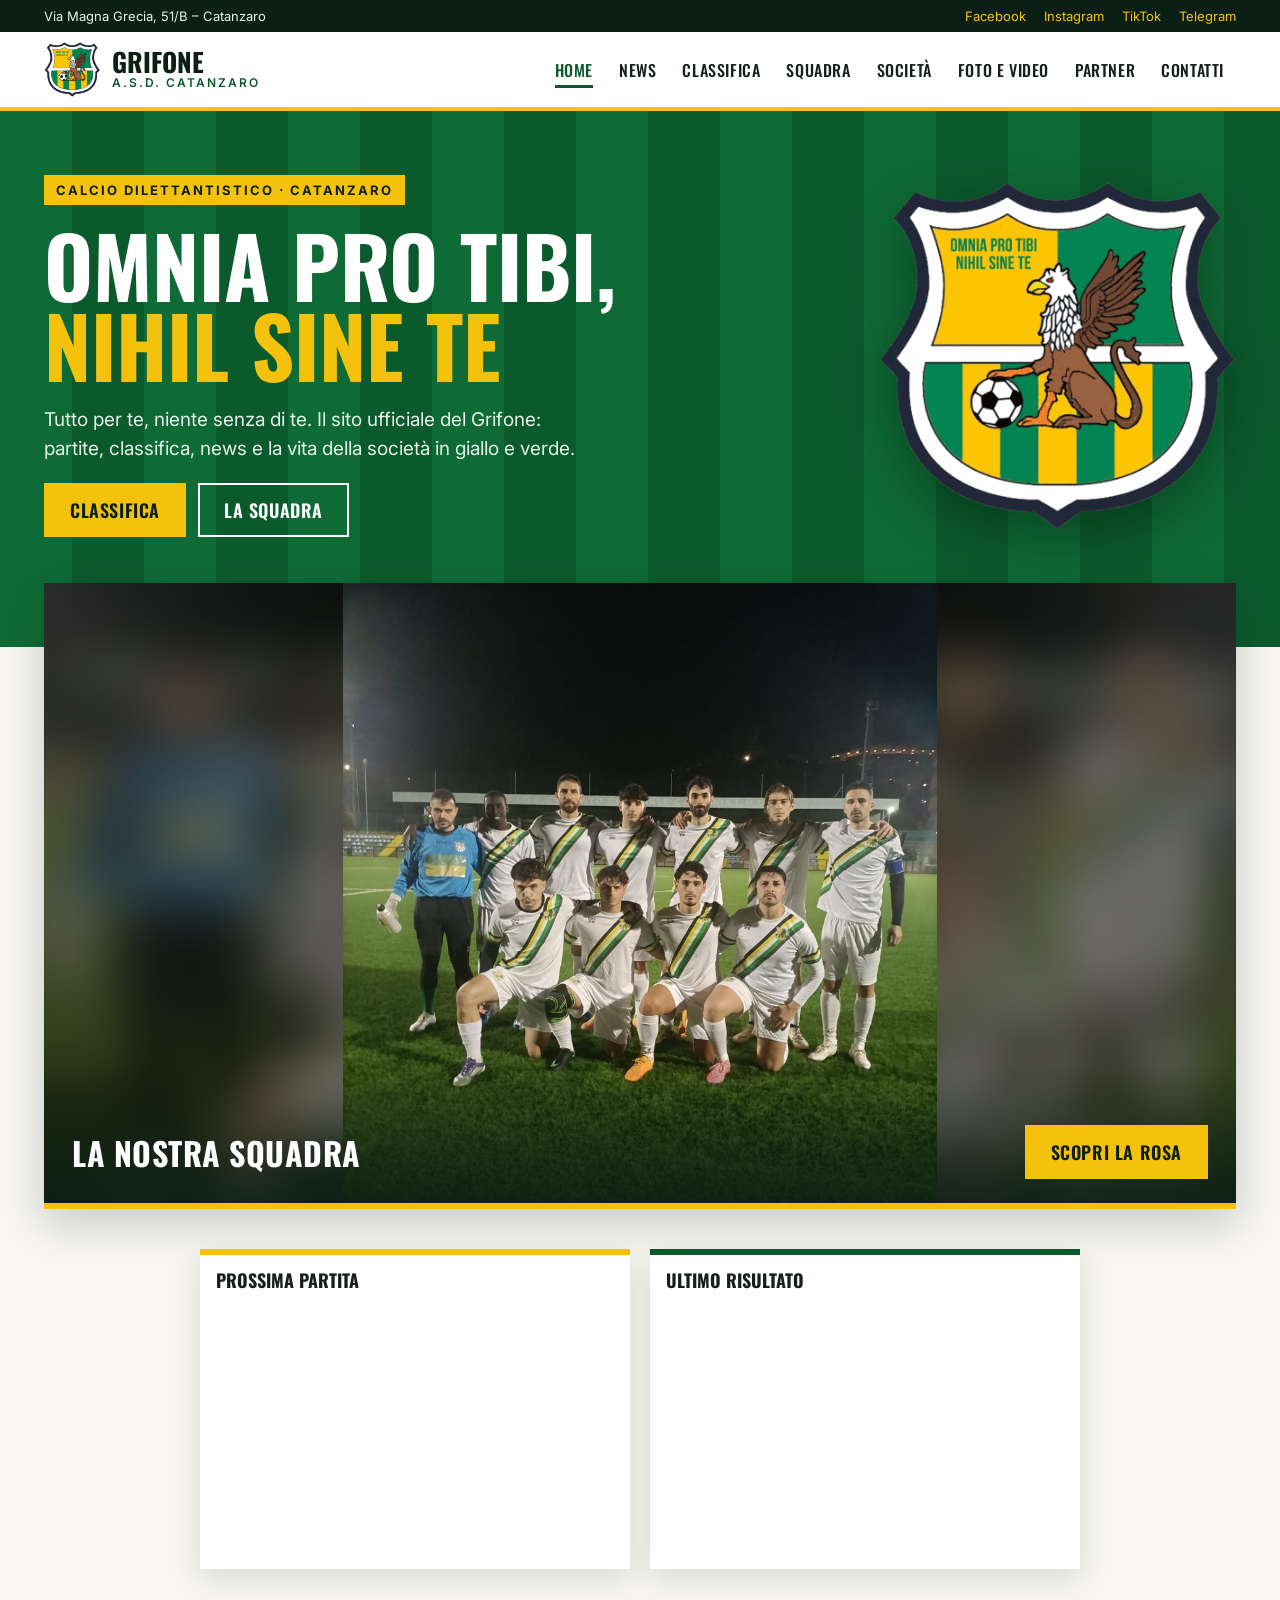
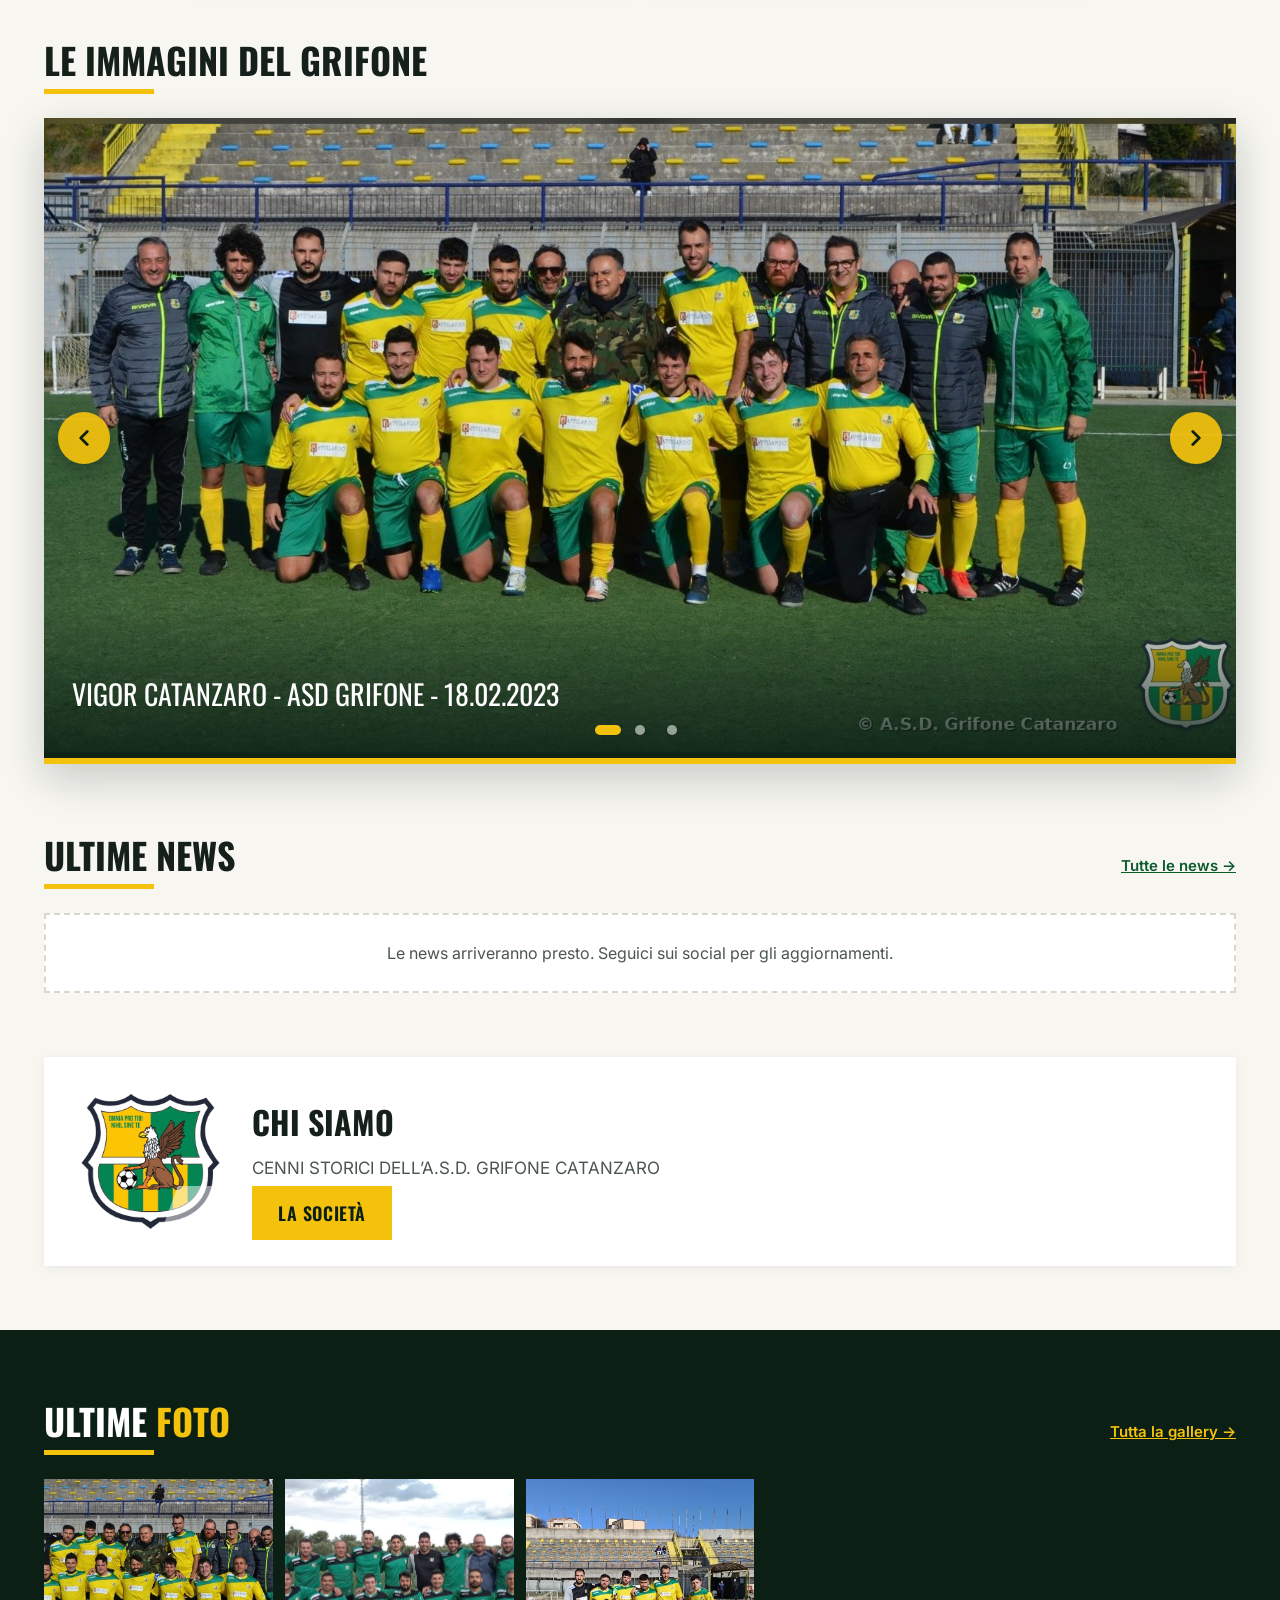
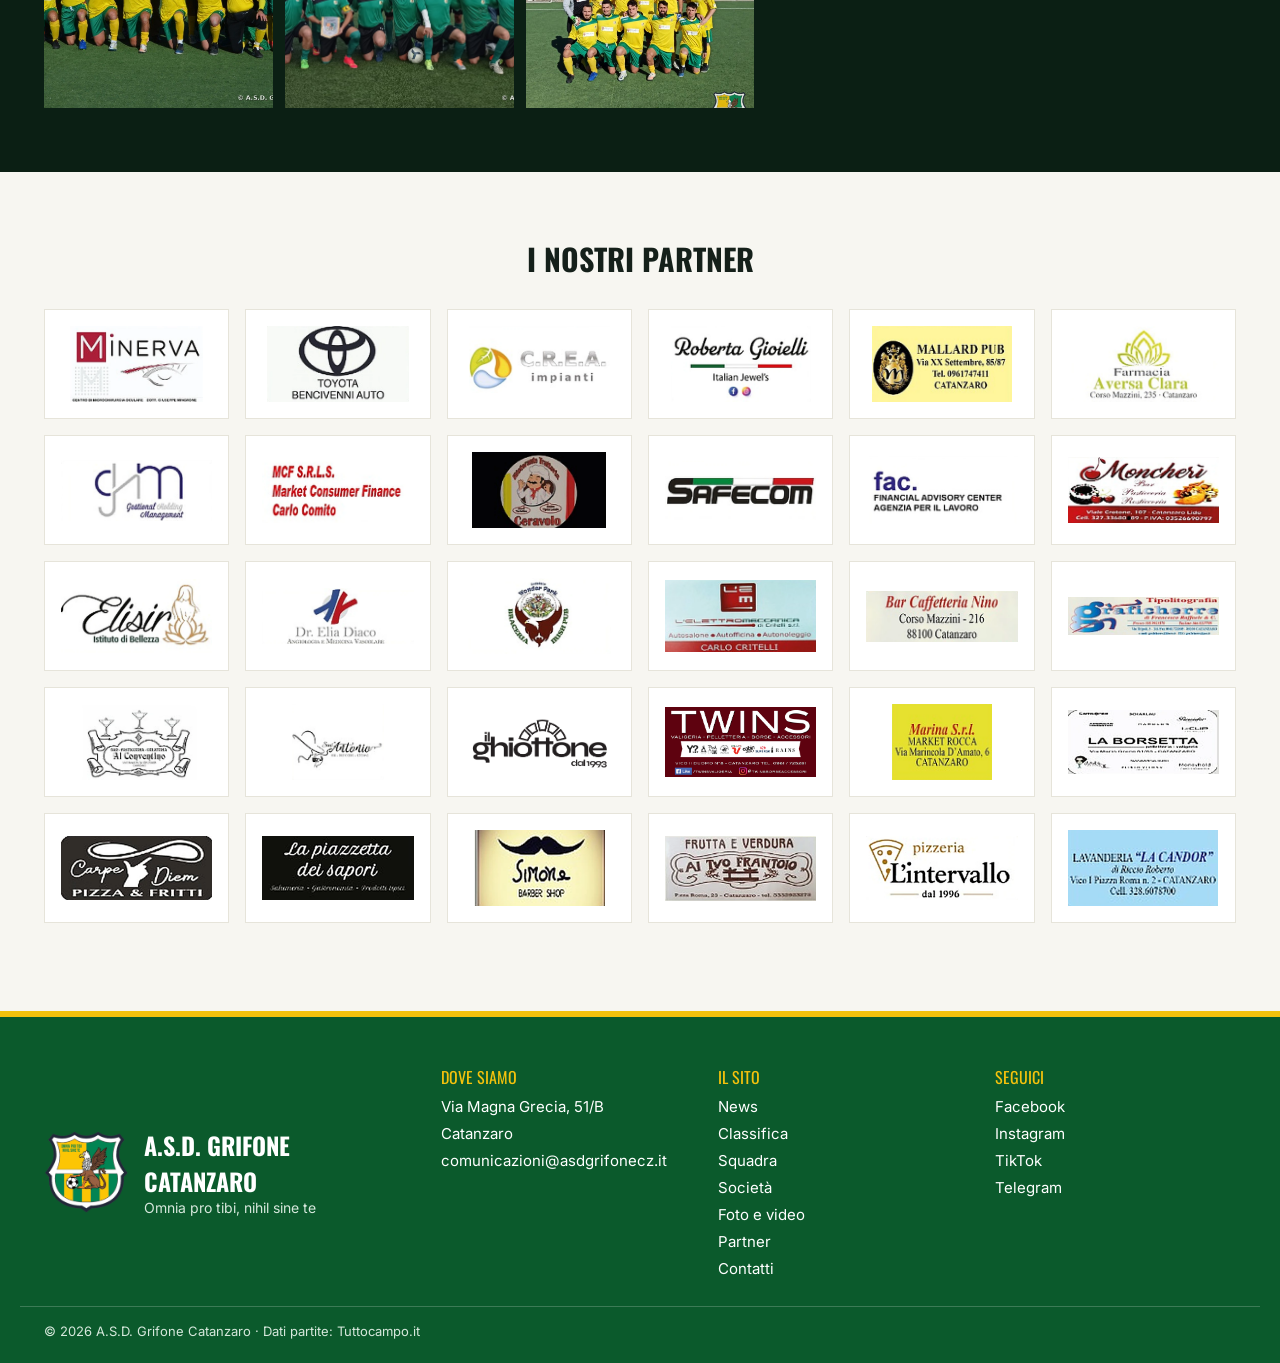
<file: index.html>
<!doctype html>
<html lang="it">
<head>
<meta charset="utf-8">
<meta name="viewport" content="width=device-width, initial-scale=1">
<title>A.S.D. Grifone Catanzaro – Sito ufficiale</title>
<meta name="description" content="Sito ufficiale dell'A.S.D. Grifone Catanzaro: prossima partita, risultati, classifica, news e foto della squadra giallo-verde.">
<meta property="og:title" content="A.S.D. Grifone Catanzaro – Sito ufficiale">
<meta property="og:description" content="Sito ufficiale dell'A.S.D. Grifone Catanzaro: prossima partita, risultati, classifica, news e foto della squadra giallo-verde.">
<meta property="og:image" content="images/logo.png">
<meta name="theme-color" content="#0B5A2C">
<link rel="icon" href="images/favicon.png">
<link rel="preconnect" href="https://fonts.googleapis.com">
<link href="https://fonts.googleapis.com/css2?family=Oswald:wght@500;600;700&family=Inter:wght@400;500;600;700&display=swap" rel="stylesheet">
<link rel="stylesheet" href="css/style.css">
<script>document.documentElement.classList.add('chk');setTimeout(function(){document.documentElement.classList.remove('chk')},2500)</script>
</head>
<body data-page="index">

<div class="topbar"><div class="wrap">
  <span>Via Magna Grecia, 51/B – Catanzaro</span>
  <nav class="social" aria-label="Social">
    <a href="https://www.facebook.com/profile.php?id=100087152842746" target="_blank" rel="noopener">Facebook</a>
    <a href="https://instagram.com/asdgrifonecz" target="_blank" rel="noopener">Instagram</a>
    <a href="https://www.tiktok.com/@a.s.d.grifone.cat" target="_blank" rel="noopener">TikTok</a>
    <a href="https://t.me/asdgrifonecatanzaro" target="_blank" rel="noopener">Telegram</a>
  </nav>
</div></div>

<header id="top"><div class="wrap">
  <a class="brand" href="index.html">
    <img src="images/logo.png" alt="Stemma A.S.D. Grifone Catanzaro">
    <span><b>Grifone</b><small>A.S.D. Catanzaro</small></span>
  </a>
  <button class="burger" aria-label="Apri il menu" aria-expanded="false" aria-controls="menu"><span></span><span></span><span></span></button>
  <nav class="menu" id="menu" aria-label="Menu principale">
    <a href="index.html" class="on" aria-current="page">Home</a>
    <a href="news.html">News</a>
    <a href="classifica.html">Classifica</a>
    <a href="squadra.html">Squadra</a>
    <a href="societa.html">Società</a>
    <a href="galleria.html">Foto e video</a>
    <a href="partner.html">Partner</a>
    <a href="contatti.html">Contatti</a>
  </nav>
</div></header>

<main>
<section class="hero">
  <div class="wrap">
    <div class="hero-txt">
      <span class="tag reveal">Calcio dilettantistico · Catanzaro</span>
      <h1 class="reveal">Omnia pro tibi,<br><span>nihil sine te</span></h1>
      <p class="reveal">Tutto per te, niente senza di te. Il sito ufficiale del Grifone: partite, classifica, news e la vita della società in giallo e verde.</p>
      <div class="btns reveal">
        <a class="btn g" href="classifica.html">Classifica</a>
        <a class="btn o" href="squadra.html">La squadra</a>
      </div>
    </div>
    <div class="hero-logo"><img src="images/logo.png" alt="" aria-hidden="true"></div>
  </div>
</section>

<section class="team-top" id="team-block" hidden><div class="wrap">
  <figure class="teamphoto reveal">
    <img class="blurbg" id="team-bg" src="" alt="" aria-hidden="true"><img class="main" id="team-img" src="" alt="Foto di squadra dell'A.S.D. Grifone Catanzaro">
    <figcaption><span class="oswald" id="team-cap">La nostra squadra</span><a class="btn g" href="squadra.html">Scopri la rosa</a></figcaption>
  </figure>
</div></section>

<div class="wrap match-mini" id="partite">
  <div class="grid2">
    <div class="card gy reveal">
      <div class="card-h"><h2>Prossima partita</h2></div>
      <div class="widget mini"><div class="wscale" style="--h:350px"><iframe title="Prossima partita del Grifone" src="https://www.tuttocampo.it/WidgetV2/ProssimaPartita/fb7bef38-b96a-496d-a2a6-3963b61bf1c1" width="500" height="350" scrolling="no" loading="lazy"></iframe></div></div>
    </div>
    <div class="card gr reveal">
      <div class="card-h"><h2>Ultimo risultato</h2></div>
      <div class="widget mini"><div class="wscale" style="--h:350px"><iframe title="Ultimo risultato del Grifone" src="https://www.tuttocampo.it/WidgetV2/Partita/fb7bef38-b96a-496d-a2a6-3963b61bf1c1" width="500" height="350" scrolling="no" loading="lazy"></iframe></div></div>
    </div>
  </div>
</div>


<section class="blk carousel-sec" data-carousel="home" hidden><div class="wrap">
  <div class="sec-h reveal"><h2 class="car-title">Le immagini del Grifone</h2></div>
  <div class="car-slot"></div>
</div></section>

<section class="blk"><div class="wrap">
  <div class="sec-h reveal"><h2>Ultime news</h2><a href="news.html">Tutte le news →</a></div>
  <div class="news" id="news-list" data-limit="3"></div>
</div></section>

<section class="blk" id="about-block" hidden><div class="wrap">
  <div class="about reveal">
    <img src="images/logo.png" alt="" aria-hidden="true">
    <div>
      <h2>Chi siamo</h2>
      <p id="about-teaser"></p>
      <a class="btn g" href="societa.html">La società</a>
    </div>
  </div>
</div></section>

<section class="dark-sec" id="home-gallery" hidden><div class="wrap">
  <div class="sec-h reveal"><h2>Ultime <span>foto</span></h2><a href="galleria.html">Tutta la gallery →</a></div>
  <div class="photos" id="photo-list" data-limit="4"></div>
</div></section>

<section class="partners"><div class="wrap">
  <h2 class="reveal">I nostri partner</h2>
  <div class="plogos" id="sponsor-list"></div>
</div></section>
</main>

<footer>
  <div class="wrap top">
    <div class="fbrand">
      <img src="images/logo.png" alt="Stemma A.S.D. Grifone Catanzaro">
      <div><div class="ftitle">A.S.D. Grifone Catanzaro</div><div class="fsub">Omnia pro tibi, nihil sine te</div></div>
    </div>
    <div class="fcol"><span class="h">Dove siamo</span><span>Via Magna Grecia, 51/B</span><span>Catanzaro</span><span class="f-email"></span></div>
    <div class="fcol"><span class="h">Il sito</span>
      <a href="news.html">News</a>
      <a href="classifica.html">Classifica</a>
      <a href="squadra.html">Squadra</a>
      <a href="societa.html">Società</a>
      <a href="galleria.html">Foto e video</a>
      <a href="partner.html">Partner</a>
      <a href="contatti.html">Contatti</a>
    </div>
    <div class="fcol"><span class="h">Seguici</span>
      <a href="https://www.facebook.com/profile.php?id=100087152842746" target="_blank" rel="noopener">Facebook</a>
      <a href="https://instagram.com/asdgrifonecz" target="_blank" rel="noopener">Instagram</a>
      <a href="https://www.tiktok.com/@a.s.d.grifone.cat" target="_blank" rel="noopener">TikTok</a>
      <a href="https://t.me/asdgrifonecatanzaro" target="_blank" rel="noopener">Telegram</a>
    </div>
  </div>
  <div class="wrap copy">© <span id="anno">2026</span> A.S.D. Grifone Catanzaro · Dati partite: Tuttocampo.it</div>
</footer>

<a class="totop" href="#top" aria-label="Torna su"><svg width="22" height="22" viewBox="0 0 24 24" aria-hidden="true"><path d="M6 15l6-6 6 6" fill="none" stroke="currentColor" stroke-width="2.5" stroke-linecap="round" stroke-linejoin="round"/></svg></a>

<div class="modal" id="modal" hidden>
  <div class="modal-bg" data-close></div>
  <div class="modal-box" role="dialog" aria-modal="true" aria-labelledby="modal-title">
    <button class="modal-x" data-close aria-label="Chiudi">×</button>
    <div id="modal-body"></div>
  </div>
</div>

<script src="js/main.js"></script>
</body>
</html>
</file>
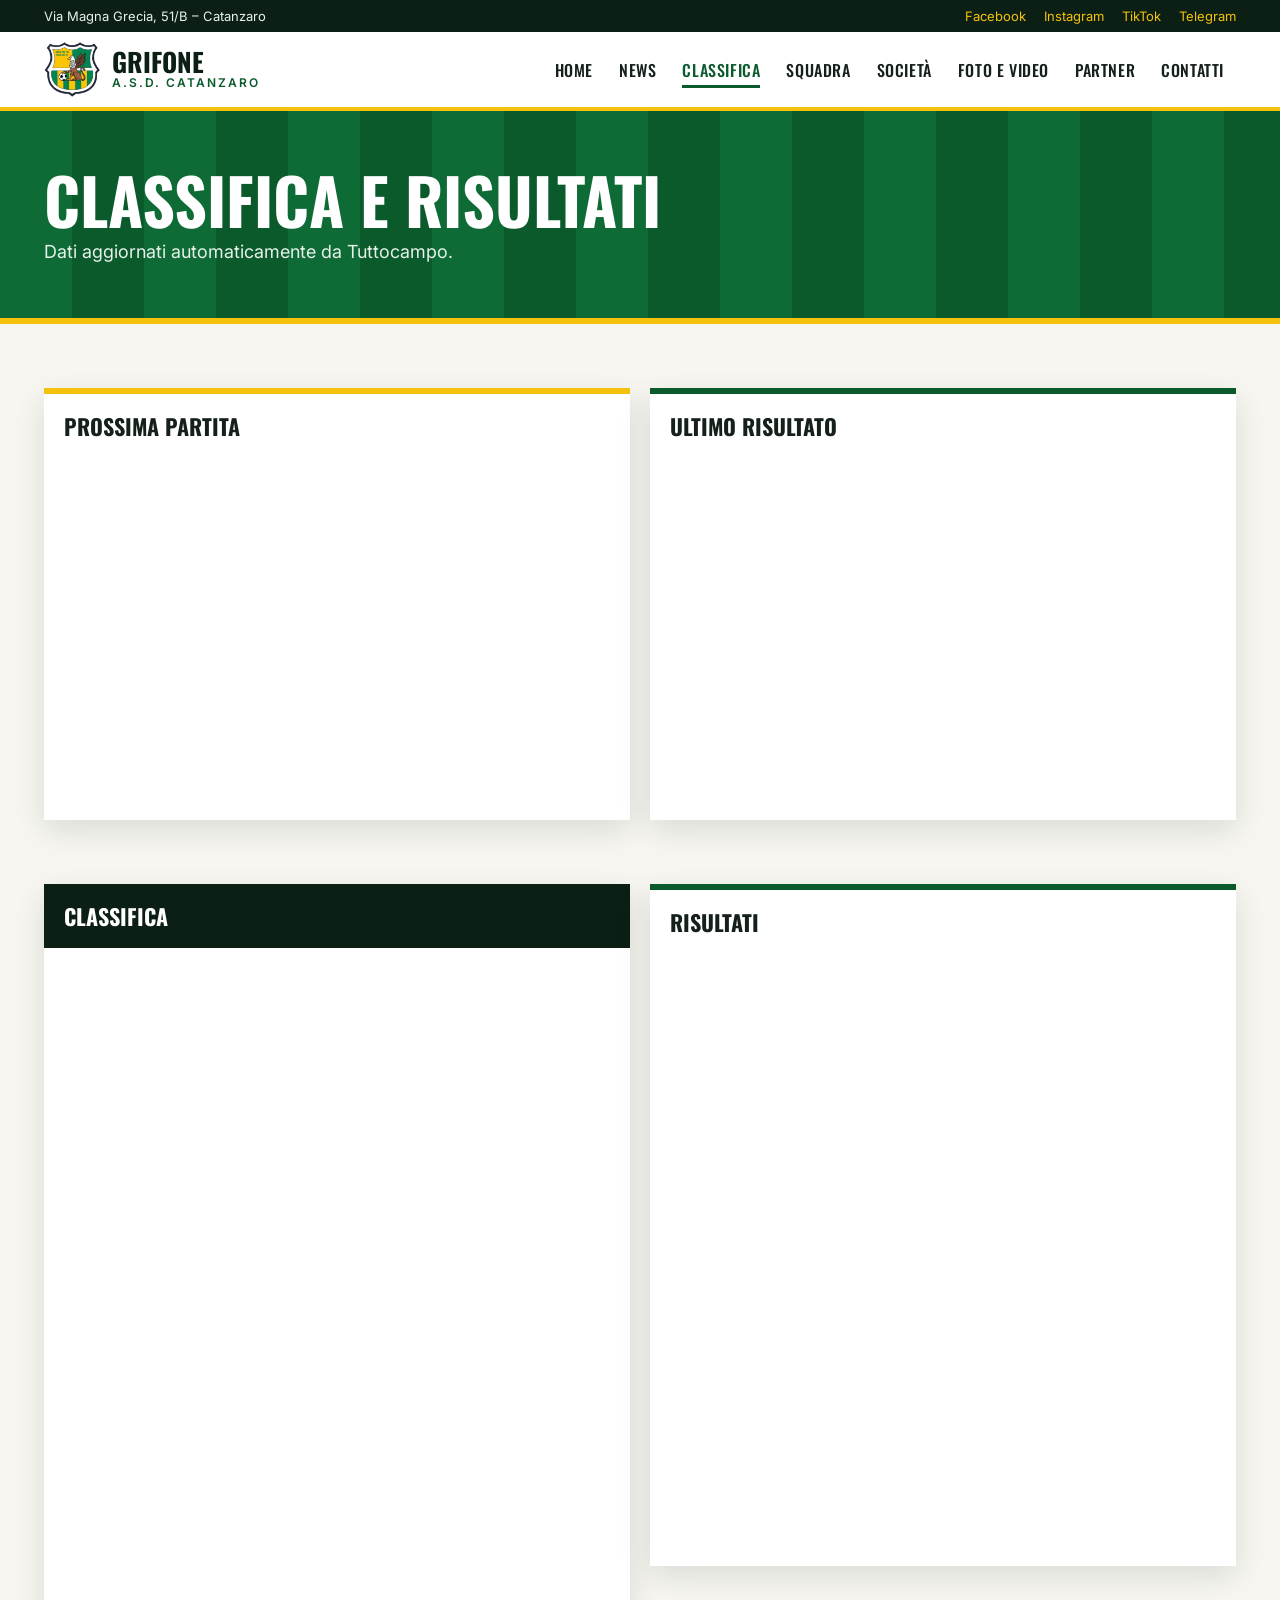
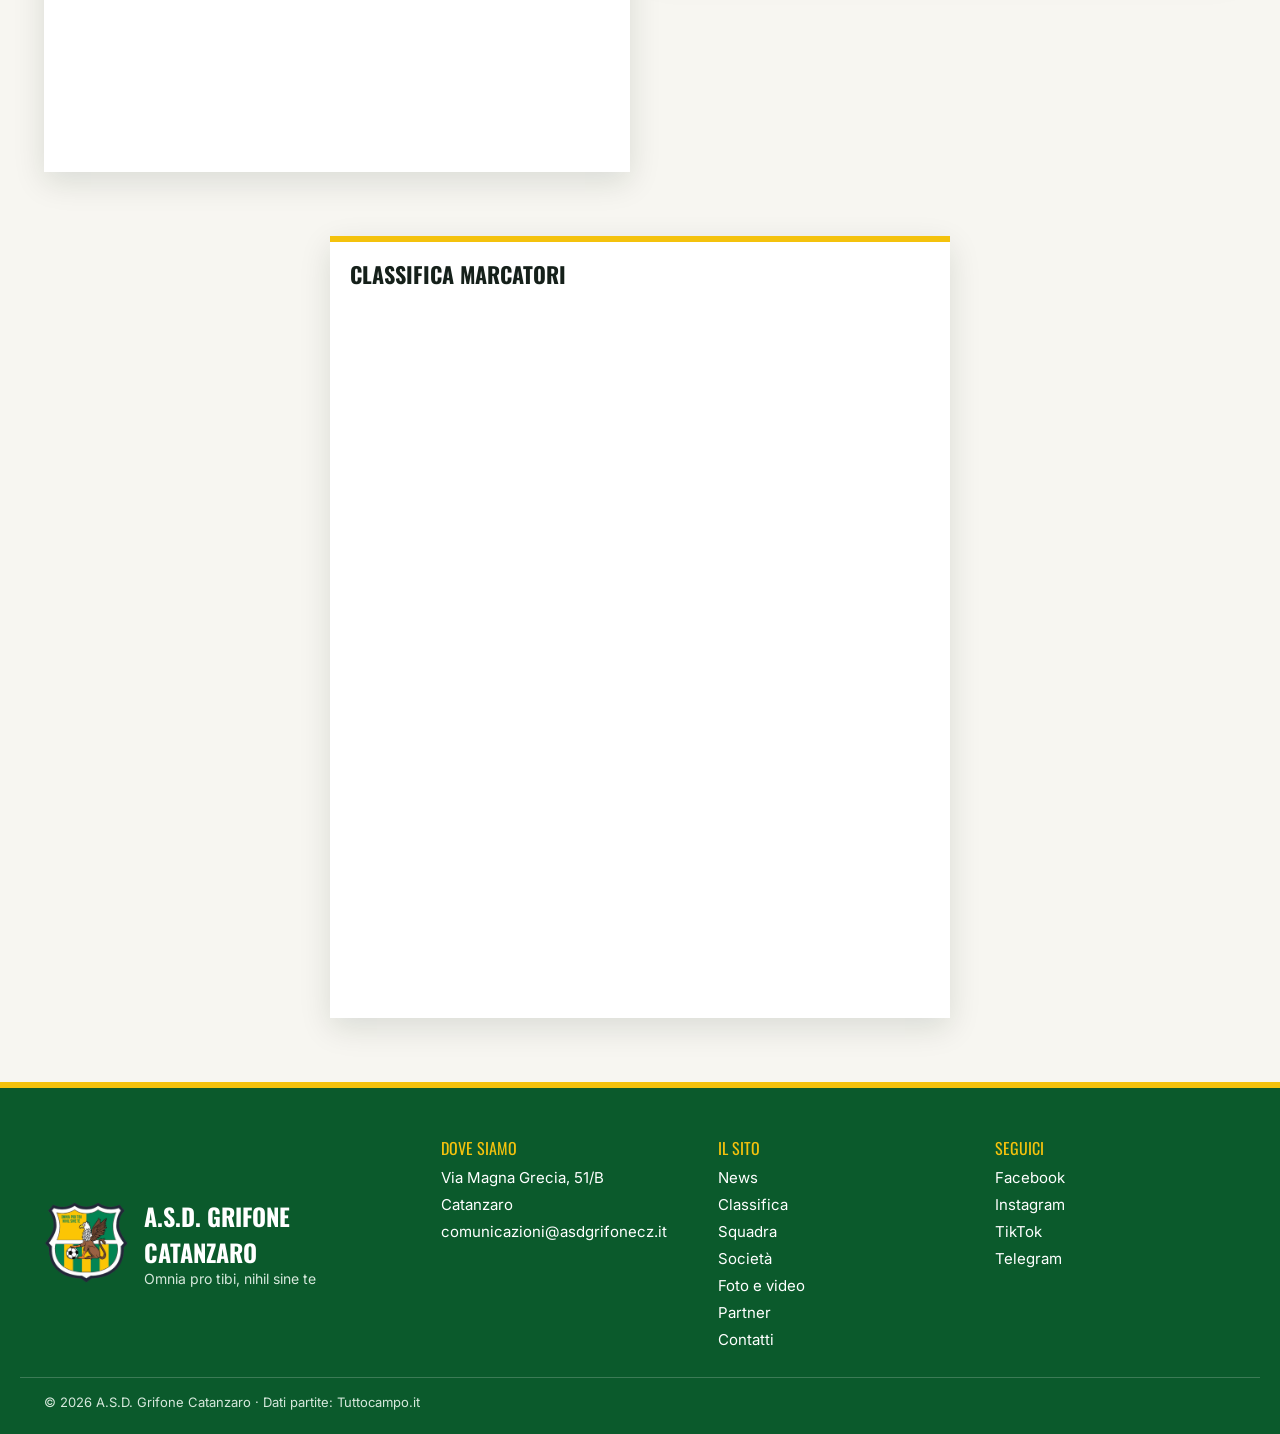
<file: classifica.html>
<!doctype html>
<html lang="it">
<head>
<meta charset="utf-8">
<meta name="viewport" content="width=device-width, initial-scale=1">
<title>Classifica – A.S.D. Grifone Catanzaro</title>
<meta name="description" content="Classifica, risultati e marcatori del campionato dell'A.S.D. Grifone Catanzaro.">
<meta property="og:title" content="Classifica – A.S.D. Grifone Catanzaro">
<meta property="og:description" content="Classifica, risultati e marcatori del campionato dell'A.S.D. Grifone Catanzaro.">
<meta property="og:image" content="images/logo.png">
<meta name="theme-color" content="#0B5A2C">
<link rel="icon" href="images/favicon.png">
<link rel="preconnect" href="https://fonts.googleapis.com">
<link href="https://fonts.googleapis.com/css2?family=Oswald:wght@500;600;700&family=Inter:wght@400;500;600;700&display=swap" rel="stylesheet">
<link rel="stylesheet" href="css/style.css">
<script>document.documentElement.classList.add('chk');setTimeout(function(){document.documentElement.classList.remove('chk')},2500)</script>
</head>
<body data-page="classifica">

<div class="topbar"><div class="wrap">
  <span>Via Magna Grecia, 51/B – Catanzaro</span>
  <nav class="social" aria-label="Social">
    <a href="https://www.facebook.com/profile.php?id=100087152842746" target="_blank" rel="noopener">Facebook</a>
    <a href="https://instagram.com/asdgrifonecz" target="_blank" rel="noopener">Instagram</a>
    <a href="https://www.tiktok.com/@a.s.d.grifone.cat" target="_blank" rel="noopener">TikTok</a>
    <a href="https://t.me/asdgrifonecatanzaro" target="_blank" rel="noopener">Telegram</a>
  </nav>
</div></div>

<header id="top"><div class="wrap">
  <a class="brand" href="index.html">
    <img src="images/logo.png" alt="Stemma A.S.D. Grifone Catanzaro">
    <span><b>Grifone</b><small>A.S.D. Catanzaro</small></span>
  </a>
  <button class="burger" aria-label="Apri il menu" aria-expanded="false" aria-controls="menu"><span></span><span></span><span></span></button>
  <nav class="menu" id="menu" aria-label="Menu principale">
    <a href="index.html">Home</a>
    <a href="news.html">News</a>
    <a href="classifica.html" class="on" aria-current="page">Classifica</a>
    <a href="squadra.html">Squadra</a>
    <a href="societa.html">Società</a>
    <a href="galleria.html">Foto e video</a>
    <a href="partner.html">Partner</a>
    <a href="contatti.html">Contatti</a>
  </nav>
</div></header>

<main>
<section class="phero"><div class="wrap">
  <h1 class="reveal">Classifica e risultati</h1>
  <p class="reveal">Dati aggiornati automaticamente da Tuttocampo.</p>
</div></section>
<section class="blk"><div class="wrap">
  <div class="grid2">
    <div class="card gy reveal">
      <div class="card-h"><h2>Prossima partita</h2></div>
      <div class="widget"><iframe title="Prossima partita del Grifone" src="https://www.tuttocampo.it/WidgetV2/ProssimaPartita/fb7bef38-b96a-496d-a2a6-3963b61bf1c1" height="350" scrolling="no" loading="lazy"></iframe></div>
    </div>
    <div class="card gr reveal">
      <div class="card-h"><h2>Ultimo risultato</h2></div>
      <div class="widget"><iframe title="Ultimo risultato del Grifone" src="https://www.tuttocampo.it/WidgetV2/Partita/fb7bef38-b96a-496d-a2a6-3963b61bf1c1" height="350" scrolling="no" loading="lazy"></iframe></div>
    </div>
  </div>
</div></section>
<section class="blk"><div class="wrap">
  <div class="grid2">
    <div class="card reveal">
      <div class="card-h dark"><h2>Classifica</h2></div>
      <div class="widget pad"><iframe title="Classifica del campionato" src="https://www.tuttocampo.it/WidgetV2/Classifica/fb7bef38-b96a-496d-a2a6-3963b61bf1c1" height="800" scrolling="no" loading="lazy"></iframe></div>
    </div>
    <div class="stack2">
      <div class="card gr reveal">
        <div class="card-h"><h2>Risultati</h2></div>
        <div class="widget"><iframe title="Risultati del campionato" src="https://www.tuttocampo.it/WidgetV2/Risultati/fb7bef38-b96a-496d-a2a6-3963b61bf1c1" height="600" scrolling="no" loading="lazy"></iframe></div>
      </div>
    </div>
  </div>
</div></section>
<section class="blk pb"><div class="wrap">
  <div class="card gy reveal narrow">
    <div class="card-h"><h2>Classifica marcatori</h2></div>
    <div class="widget"><iframe title="Classifica marcatori" src="https://www.tuttocampo.it/WidgetV2/Marcatori/fb7bef38-b96a-496d-a2a6-3963b61bf1c1" height="700" scrolling="no" loading="lazy"></iframe></div>
  </div>
</div></section>
</main>

<footer>
  <div class="wrap top">
    <div class="fbrand">
      <img src="images/logo.png" alt="Stemma A.S.D. Grifone Catanzaro">
      <div><div class="ftitle">A.S.D. Grifone Catanzaro</div><div class="fsub">Omnia pro tibi, nihil sine te</div></div>
    </div>
    <div class="fcol"><span class="h">Dove siamo</span><span>Via Magna Grecia, 51/B</span><span>Catanzaro</span><span class="f-email"></span></div>
    <div class="fcol"><span class="h">Il sito</span>
      <a href="news.html">News</a>
      <a href="classifica.html">Classifica</a>
      <a href="squadra.html">Squadra</a>
      <a href="societa.html">Società</a>
      <a href="galleria.html">Foto e video</a>
      <a href="partner.html">Partner</a>
      <a href="contatti.html">Contatti</a>
    </div>
    <div class="fcol"><span class="h">Seguici</span>
      <a href="https://www.facebook.com/profile.php?id=100087152842746" target="_blank" rel="noopener">Facebook</a>
      <a href="https://instagram.com/asdgrifonecz" target="_blank" rel="noopener">Instagram</a>
      <a href="https://www.tiktok.com/@a.s.d.grifone.cat" target="_blank" rel="noopener">TikTok</a>
      <a href="https://t.me/asdgrifonecatanzaro" target="_blank" rel="noopener">Telegram</a>
    </div>
  </div>
  <div class="wrap copy">© <span id="anno">2026</span> A.S.D. Grifone Catanzaro · Dati partite: Tuttocampo.it</div>
</footer>

<a class="totop" href="#top" aria-label="Torna su"><svg width="22" height="22" viewBox="0 0 24 24" aria-hidden="true"><path d="M6 15l6-6 6 6" fill="none" stroke="currentColor" stroke-width="2.5" stroke-linecap="round" stroke-linejoin="round"/></svg></a>

<div class="modal" id="modal" hidden>
  <div class="modal-bg" data-close></div>
  <div class="modal-box" role="dialog" aria-modal="true" aria-labelledby="modal-title">
    <button class="modal-x" data-close aria-label="Chiudi">×</button>
    <div id="modal-body"></div>
  </div>
</div>

<script src="js/main.js"></script>
</body>
</html>
</file>
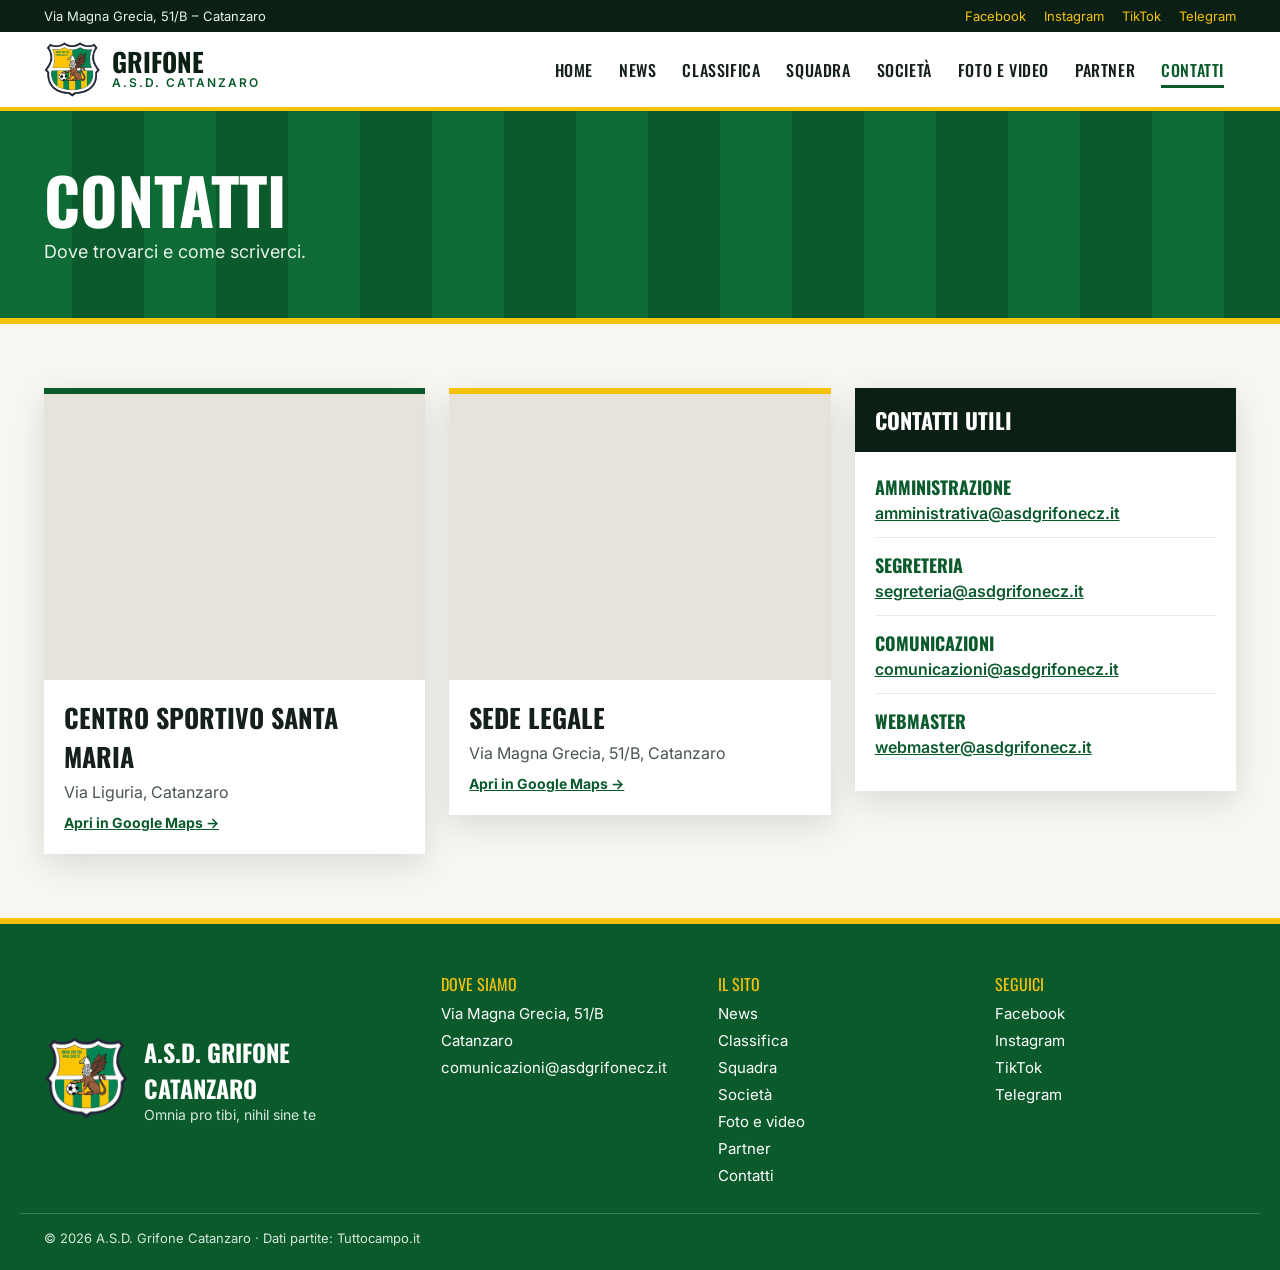
<file: contatti.html>
<!doctype html>
<html lang="it">
<head>
<meta charset="utf-8">
<meta name="viewport" content="width=device-width, initial-scale=1">
<title>Contatti – A.S.D. Grifone Catanzaro</title>
<meta name="description" content="Contatti, sede legale e campo di gioco dell'A.S.D. Grifone Catanzaro.">
<meta property="og:title" content="Contatti – A.S.D. Grifone Catanzaro">
<meta property="og:description" content="Contatti, sede legale e campo di gioco dell'A.S.D. Grifone Catanzaro.">
<meta property="og:image" content="images/logo.png">
<meta name="theme-color" content="#0B5A2C">
<link rel="icon" href="images/favicon.png">
<link rel="preconnect" href="https://fonts.googleapis.com">
<link href="https://fonts.googleapis.com/css2?family=Oswald:wght@500;600;700&family=Inter:wght@400;500;600;700&display=swap" rel="stylesheet">
<link rel="stylesheet" href="css/style.css">
<script>document.documentElement.classList.add('chk');setTimeout(function(){document.documentElement.classList.remove('chk')},2500)</script>
</head>
<body data-page="contatti">

<div class="topbar"><div class="wrap">
  <span>Via Magna Grecia, 51/B – Catanzaro</span>
  <nav class="social" aria-label="Social">
    <a href="https://www.facebook.com/profile.php?id=100087152842746" target="_blank" rel="noopener">Facebook</a>
    <a href="https://instagram.com/asdgrifonecz" target="_blank" rel="noopener">Instagram</a>
    <a href="https://www.tiktok.com/@a.s.d.grifone.cat" target="_blank" rel="noopener">TikTok</a>
    <a href="https://t.me/asdgrifonecatanzaro" target="_blank" rel="noopener">Telegram</a>
  </nav>
</div></div>

<header id="top"><div class="wrap">
  <a class="brand" href="index.html">
    <img src="images/logo.png" alt="Stemma A.S.D. Grifone Catanzaro">
    <span><b>Grifone</b><small>A.S.D. Catanzaro</small></span>
  </a>
  <button class="burger" aria-label="Apri il menu" aria-expanded="false" aria-controls="menu"><span></span><span></span><span></span></button>
  <nav class="menu" id="menu" aria-label="Menu principale">
    <a href="index.html">Home</a>
    <a href="news.html">News</a>
    <a href="classifica.html">Classifica</a>
    <a href="squadra.html">Squadra</a>
    <a href="societa.html">Società</a>
    <a href="galleria.html">Foto e video</a>
    <a href="partner.html">Partner</a>
    <a href="contatti.html" class="on" aria-current="page">Contatti</a>
  </nav>
</div></header>

<main>
<section class="phero"><div class="wrap">
  <h1 class="reveal">Contatti</h1>
  <p class="reveal">Dove trovarci e come scriverci.</p>
</div></section>
<section class="blk pb"><div class="wrap">
  <div class="contacts">
    <div class="card gr reveal map-card" id="map-stadio" hidden>
      <div class="mapbox"></div>
      <div class="map-info"><h2>Stadio</h2><p class="addr"></p><a class="maplink" target="_blank" rel="noopener">Apri in Google Maps →</a></div>
    </div>
    <div class="card gy reveal map-card" id="map-sede" hidden>
      <div class="mapbox"></div>
      <div class="map-info"><h2>Sede legale</h2><p class="addr"></p><a class="maplink" target="_blank" rel="noopener">Apri in Google Maps →</a></div>
    </div>
    <div class="card reveal">
      <div class="card-h dark"><h2>Contatti utili</h2></div>
      <div class="clist" id="contact-list"></div>
    </div>
  </div>
</div></section>
</main>

<footer>
  <div class="wrap top">
    <div class="fbrand">
      <img src="images/logo.png" alt="Stemma A.S.D. Grifone Catanzaro">
      <div><div class="ftitle">A.S.D. Grifone Catanzaro</div><div class="fsub">Omnia pro tibi, nihil sine te</div></div>
    </div>
    <div class="fcol"><span class="h">Dove siamo</span><span>Via Magna Grecia, 51/B</span><span>Catanzaro</span><span class="f-email"></span></div>
    <div class="fcol"><span class="h">Il sito</span>
      <a href="news.html">News</a>
      <a href="classifica.html">Classifica</a>
      <a href="squadra.html">Squadra</a>
      <a href="societa.html">Società</a>
      <a href="galleria.html">Foto e video</a>
      <a href="partner.html">Partner</a>
      <a href="contatti.html">Contatti</a>
    </div>
    <div class="fcol"><span class="h">Seguici</span>
      <a href="https://www.facebook.com/profile.php?id=100087152842746" target="_blank" rel="noopener">Facebook</a>
      <a href="https://instagram.com/asdgrifonecz" target="_blank" rel="noopener">Instagram</a>
      <a href="https://www.tiktok.com/@a.s.d.grifone.cat" target="_blank" rel="noopener">TikTok</a>
      <a href="https://t.me/asdgrifonecatanzaro" target="_blank" rel="noopener">Telegram</a>
    </div>
  </div>
  <div class="wrap copy">© <span id="anno">2026</span> A.S.D. Grifone Catanzaro · Dati partite: Tuttocampo.it</div>
</footer>

<a class="totop" href="#top" aria-label="Torna su"><svg width="22" height="22" viewBox="0 0 24 24" aria-hidden="true"><path d="M6 15l6-6 6 6" fill="none" stroke="currentColor" stroke-width="2.5" stroke-linecap="round" stroke-linejoin="round"/></svg></a>

<div class="modal" id="modal" hidden>
  <div class="modal-bg" data-close></div>
  <div class="modal-box" role="dialog" aria-modal="true" aria-labelledby="modal-title">
    <button class="modal-x" data-close aria-label="Chiudi">×</button>
    <div id="modal-body"></div>
  </div>
</div>

<script src="js/main.js"></script>
</body>
</html>
</file>
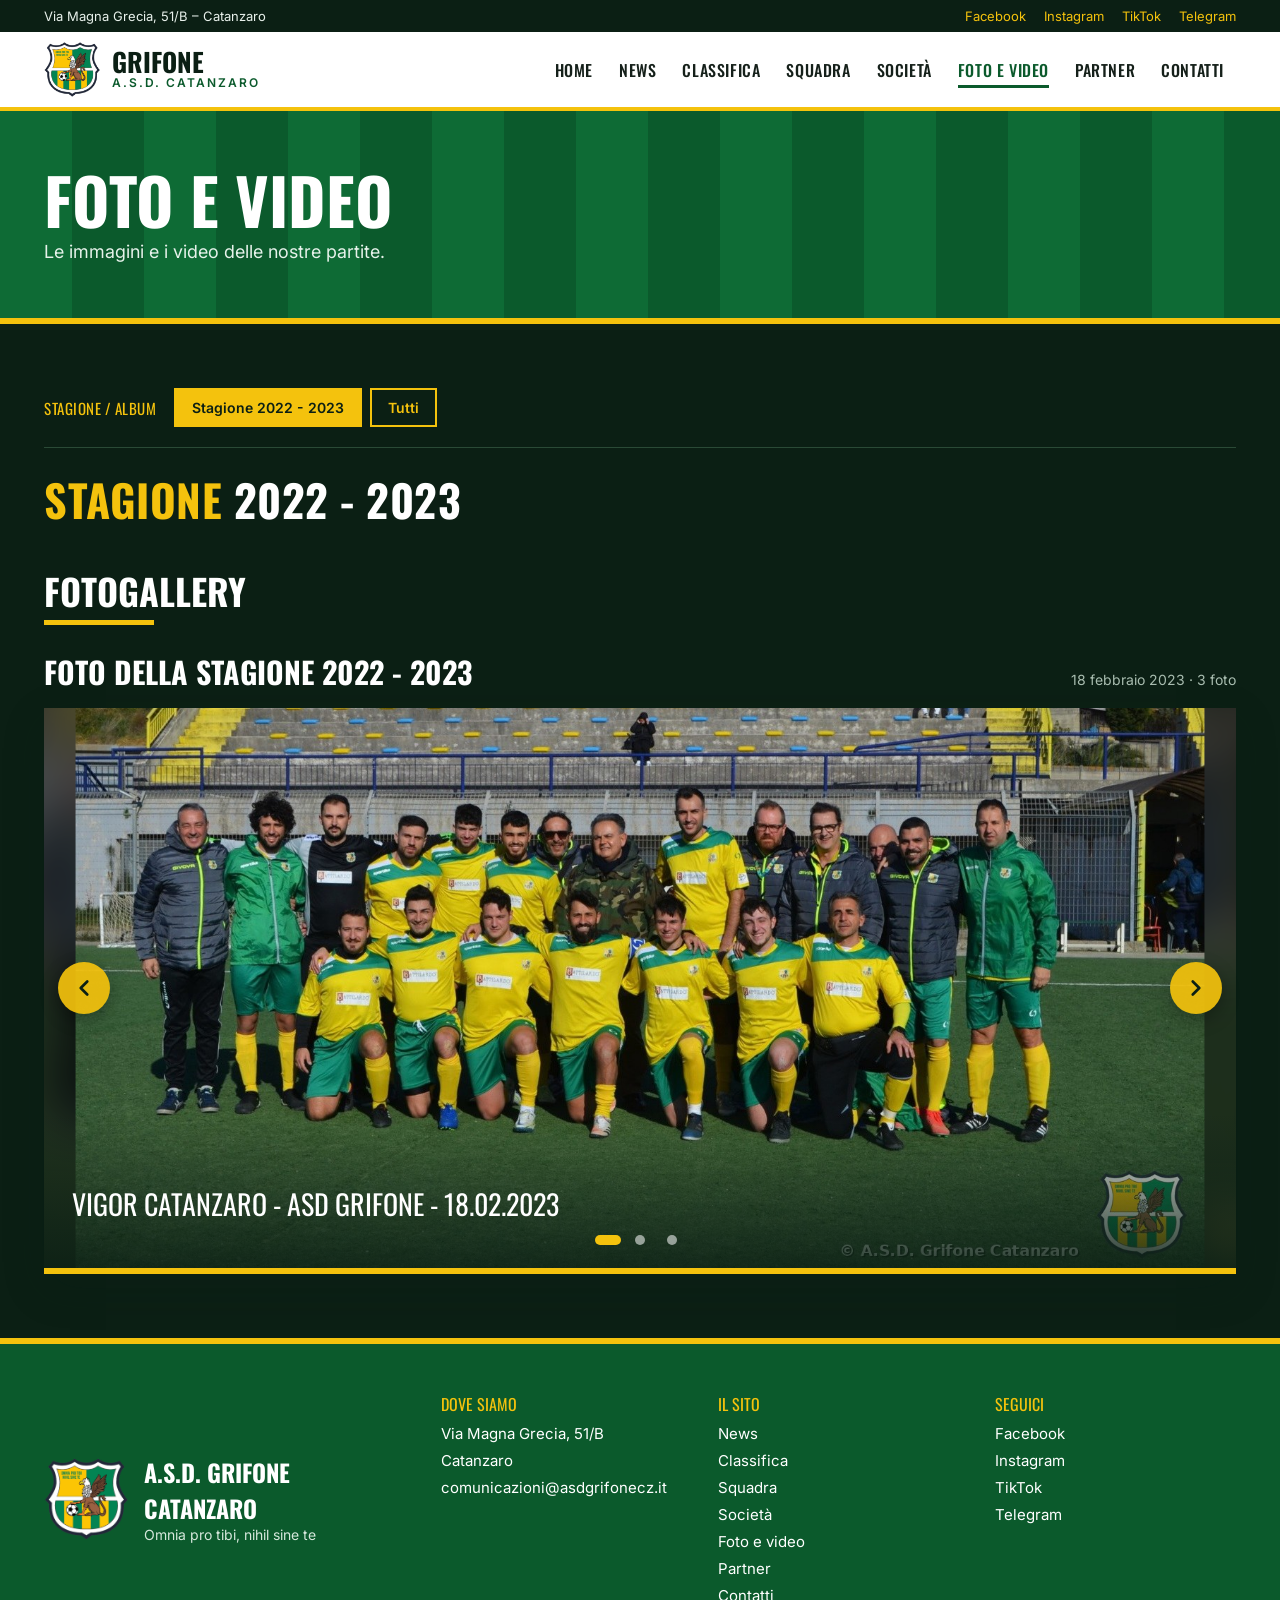
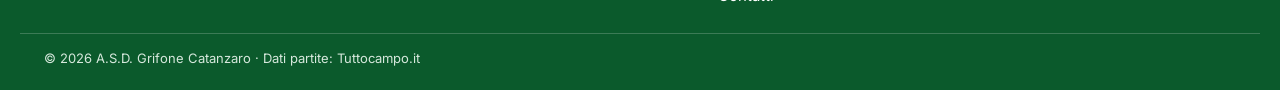
<file: galleria.html>
<!doctype html>
<html lang="it">
<head>
<meta charset="utf-8">
<meta name="viewport" content="width=device-width, initial-scale=1">
<title>Foto e video – A.S.D. Grifone Catanzaro</title>
<meta name="description" content="Foto e video delle partite dell'A.S.D. Grifone Catanzaro.">
<meta property="og:title" content="Foto e video – A.S.D. Grifone Catanzaro">
<meta property="og:description" content="Foto e video delle partite dell'A.S.D. Grifone Catanzaro.">
<meta property="og:image" content="images/logo.png">
<meta name="theme-color" content="#0B5A2C">
<link rel="icon" href="images/favicon.png">
<link rel="preconnect" href="https://fonts.googleapis.com">
<link href="https://fonts.googleapis.com/css2?family=Oswald:wght@500;600;700&family=Inter:wght@400;500;600;700&display=swap" rel="stylesheet">
<link rel="stylesheet" href="css/style.css">
<script>document.documentElement.classList.add('chk');setTimeout(function(){document.documentElement.classList.remove('chk')},2500)</script>
</head>
<body data-page="galleria">

<div class="topbar"><div class="wrap">
  <span>Via Magna Grecia, 51/B – Catanzaro</span>
  <nav class="social" aria-label="Social">
    <a href="https://www.facebook.com/profile.php?id=100087152842746" target="_blank" rel="noopener">Facebook</a>
    <a href="https://instagram.com/asdgrifonecz" target="_blank" rel="noopener">Instagram</a>
    <a href="https://www.tiktok.com/@a.s.d.grifone.cat" target="_blank" rel="noopener">TikTok</a>
    <a href="https://t.me/asdgrifonecatanzaro" target="_blank" rel="noopener">Telegram</a>
  </nav>
</div></div>

<header id="top"><div class="wrap">
  <a class="brand" href="index.html">
    <img src="images/logo.png" alt="Stemma A.S.D. Grifone Catanzaro">
    <span><b>Grifone</b><small>A.S.D. Catanzaro</small></span>
  </a>
  <button class="burger" aria-label="Apri il menu" aria-expanded="false" aria-controls="menu"><span></span><span></span><span></span></button>
  <nav class="menu" id="menu" aria-label="Menu principale">
    <a href="index.html">Home</a>
    <a href="news.html">News</a>
    <a href="classifica.html">Classifica</a>
    <a href="squadra.html">Squadra</a>
    <a href="societa.html">Società</a>
    <a href="galleria.html" class="on" aria-current="page">Foto e video</a>
    <a href="partner.html">Partner</a>
    <a href="contatti.html">Contatti</a>
  </nav>
</div></header>

<main>
<section class="phero"><div class="wrap">
  <h1 class="reveal">Foto e video</h1>
  <p class="reveal">Le immagini e i video delle nostre partite.</p>
</div></section>
<section class="dark-sec flat"><div class="wrap">
  <div class="album-bar" id="album-bar" hidden>
    <span class="oswald">Stagione / album</span>
    <div class="filters dark" id="album-filters" role="tablist" aria-label="Scegli l'album"></div>
  </div>
  <h2 class="album-title oswald" id="album-title" hidden></h2>
  <div class="sec-h reveal" id="video-h"><h2>Video</h2></div>
  <div class="videos" id="video-list"></div>
  <div class="sec-h reveal" style="margin-top:40px" id="gal-h"><h2>Fotogallery</h2></div>
  <div class="gal-list" id="gal-list"></div>
</div></section>
</main>

<footer>
  <div class="wrap top">
    <div class="fbrand">
      <img src="images/logo.png" alt="Stemma A.S.D. Grifone Catanzaro">
      <div><div class="ftitle">A.S.D. Grifone Catanzaro</div><div class="fsub">Omnia pro tibi, nihil sine te</div></div>
    </div>
    <div class="fcol"><span class="h">Dove siamo</span><span>Via Magna Grecia, 51/B</span><span>Catanzaro</span><span class="f-email"></span></div>
    <div class="fcol"><span class="h">Il sito</span>
      <a href="news.html">News</a>
      <a href="classifica.html">Classifica</a>
      <a href="squadra.html">Squadra</a>
      <a href="societa.html">Società</a>
      <a href="galleria.html">Foto e video</a>
      <a href="partner.html">Partner</a>
      <a href="contatti.html">Contatti</a>
    </div>
    <div class="fcol"><span class="h">Seguici</span>
      <a href="https://www.facebook.com/profile.php?id=100087152842746" target="_blank" rel="noopener">Facebook</a>
      <a href="https://instagram.com/asdgrifonecz" target="_blank" rel="noopener">Instagram</a>
      <a href="https://www.tiktok.com/@a.s.d.grifone.cat" target="_blank" rel="noopener">TikTok</a>
      <a href="https://t.me/asdgrifonecatanzaro" target="_blank" rel="noopener">Telegram</a>
    </div>
  </div>
  <div class="wrap copy">© <span id="anno">2026</span> A.S.D. Grifone Catanzaro · Dati partite: Tuttocampo.it</div>
</footer>

<a class="totop" href="#top" aria-label="Torna su"><svg width="22" height="22" viewBox="0 0 24 24" aria-hidden="true"><path d="M6 15l6-6 6 6" fill="none" stroke="currentColor" stroke-width="2.5" stroke-linecap="round" stroke-linejoin="round"/></svg></a>

<div class="modal" id="modal" hidden>
  <div class="modal-bg" data-close></div>
  <div class="modal-box" role="dialog" aria-modal="true" aria-labelledby="modal-title">
    <button class="modal-x" data-close aria-label="Chiudi">×</button>
    <div id="modal-body"></div>
  </div>
</div>

<script src="js/main.js"></script>
</body>
</html>
</file>
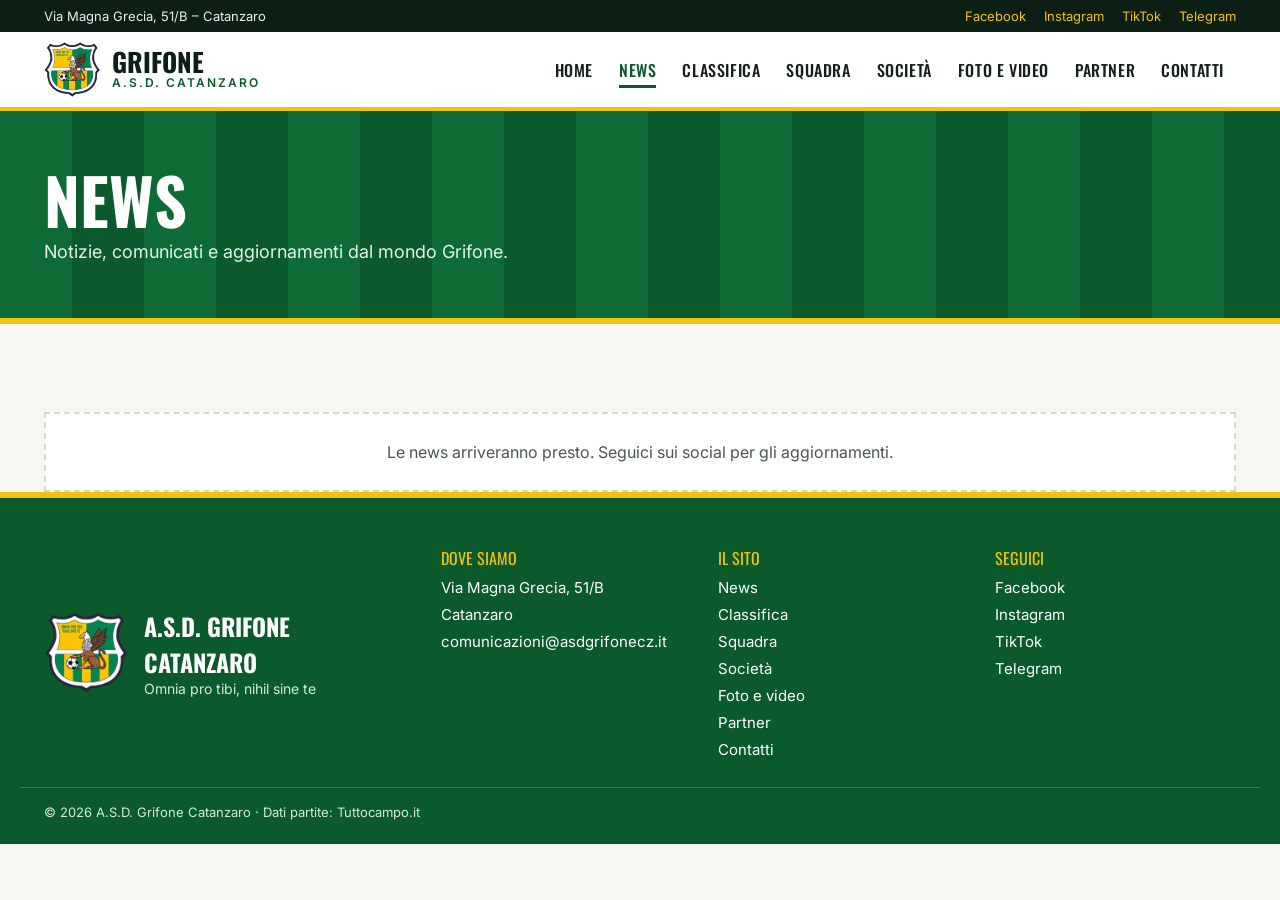
<file: news.html>
<!doctype html>
<html lang="it">
<head>
<meta charset="utf-8">
<meta name="viewport" content="width=device-width, initial-scale=1">
<title>News – A.S.D. Grifone Catanzaro</title>
<meta name="description" content="Tutte le news dell'A.S.D. Grifone Catanzaro.">
<meta property="og:title" content="News – A.S.D. Grifone Catanzaro">
<meta property="og:description" content="Tutte le news dell'A.S.D. Grifone Catanzaro.">
<meta property="og:image" content="images/logo.png">
<meta name="theme-color" content="#0B5A2C">
<link rel="icon" href="images/favicon.png">
<link rel="preconnect" href="https://fonts.googleapis.com">
<link href="https://fonts.googleapis.com/css2?family=Oswald:wght@500;600;700&family=Inter:wght@400;500;600;700&display=swap" rel="stylesheet">
<link rel="stylesheet" href="css/style.css">
<script>document.documentElement.classList.add('chk');setTimeout(function(){document.documentElement.classList.remove('chk')},2500)</script>
</head>
<body data-page="news">

<div class="topbar"><div class="wrap">
  <span>Via Magna Grecia, 51/B – Catanzaro</span>
  <nav class="social" aria-label="Social">
    <a href="https://www.facebook.com/profile.php?id=100087152842746" target="_blank" rel="noopener">Facebook</a>
    <a href="https://instagram.com/asdgrifonecz" target="_blank" rel="noopener">Instagram</a>
    <a href="https://www.tiktok.com/@a.s.d.grifone.cat" target="_blank" rel="noopener">TikTok</a>
    <a href="https://t.me/asdgrifonecatanzaro" target="_blank" rel="noopener">Telegram</a>
  </nav>
</div></div>

<header id="top"><div class="wrap">
  <a class="brand" href="index.html">
    <img src="images/logo.png" alt="Stemma A.S.D. Grifone Catanzaro">
    <span><b>Grifone</b><small>A.S.D. Catanzaro</small></span>
  </a>
  <button class="burger" aria-label="Apri il menu" aria-expanded="false" aria-controls="menu"><span></span><span></span><span></span></button>
  <nav class="menu" id="menu" aria-label="Menu principale">
    <a href="index.html">Home</a>
    <a href="news.html" class="on" aria-current="page">News</a>
    <a href="classifica.html">Classifica</a>
    <a href="squadra.html">Squadra</a>
    <a href="societa.html">Società</a>
    <a href="galleria.html">Foto e video</a>
    <a href="partner.html">Partner</a>
    <a href="contatti.html">Contatti</a>
  </nav>
</div></header>

<main>
<section class="phero"><div class="wrap">
  <h1 class="reveal">News</h1>
  <p class="reveal">Notizie, comunicati e aggiornamenti dal mondo Grifone.</p>
</div></section>
<section class="blk"><div class="wrap">
  <div class="filters" id="news-filters"></div>
  <div class="news" id="news-list" data-limit="9"></div>
  <button class="more" id="news-more" hidden>Mostra altre news</button>
</div></section>
</main>

<footer>
  <div class="wrap top">
    <div class="fbrand">
      <img src="images/logo.png" alt="Stemma A.S.D. Grifone Catanzaro">
      <div><div class="ftitle">A.S.D. Grifone Catanzaro</div><div class="fsub">Omnia pro tibi, nihil sine te</div></div>
    </div>
    <div class="fcol"><span class="h">Dove siamo</span><span>Via Magna Grecia, 51/B</span><span>Catanzaro</span><span class="f-email"></span></div>
    <div class="fcol"><span class="h">Il sito</span>
      <a href="news.html">News</a>
      <a href="classifica.html">Classifica</a>
      <a href="squadra.html">Squadra</a>
      <a href="societa.html">Società</a>
      <a href="galleria.html">Foto e video</a>
      <a href="partner.html">Partner</a>
      <a href="contatti.html">Contatti</a>
    </div>
    <div class="fcol"><span class="h">Seguici</span>
      <a href="https://www.facebook.com/profile.php?id=100087152842746" target="_blank" rel="noopener">Facebook</a>
      <a href="https://instagram.com/asdgrifonecz" target="_blank" rel="noopener">Instagram</a>
      <a href="https://www.tiktok.com/@a.s.d.grifone.cat" target="_blank" rel="noopener">TikTok</a>
      <a href="https://t.me/asdgrifonecatanzaro" target="_blank" rel="noopener">Telegram</a>
    </div>
  </div>
  <div class="wrap copy">© <span id="anno">2026</span> A.S.D. Grifone Catanzaro · Dati partite: Tuttocampo.it</div>
</footer>

<a class="totop" href="#top" aria-label="Torna su"><svg width="22" height="22" viewBox="0 0 24 24" aria-hidden="true"><path d="M6 15l6-6 6 6" fill="none" stroke="currentColor" stroke-width="2.5" stroke-linecap="round" stroke-linejoin="round"/></svg></a>

<div class="modal" id="modal" hidden>
  <div class="modal-bg" data-close></div>
  <div class="modal-box" role="dialog" aria-modal="true" aria-labelledby="modal-title">
    <button class="modal-x" data-close aria-label="Chiudi">×</button>
    <div id="modal-body"></div>
  </div>
</div>

<script src="js/main.js"></script>
</body>
</html>
</file>
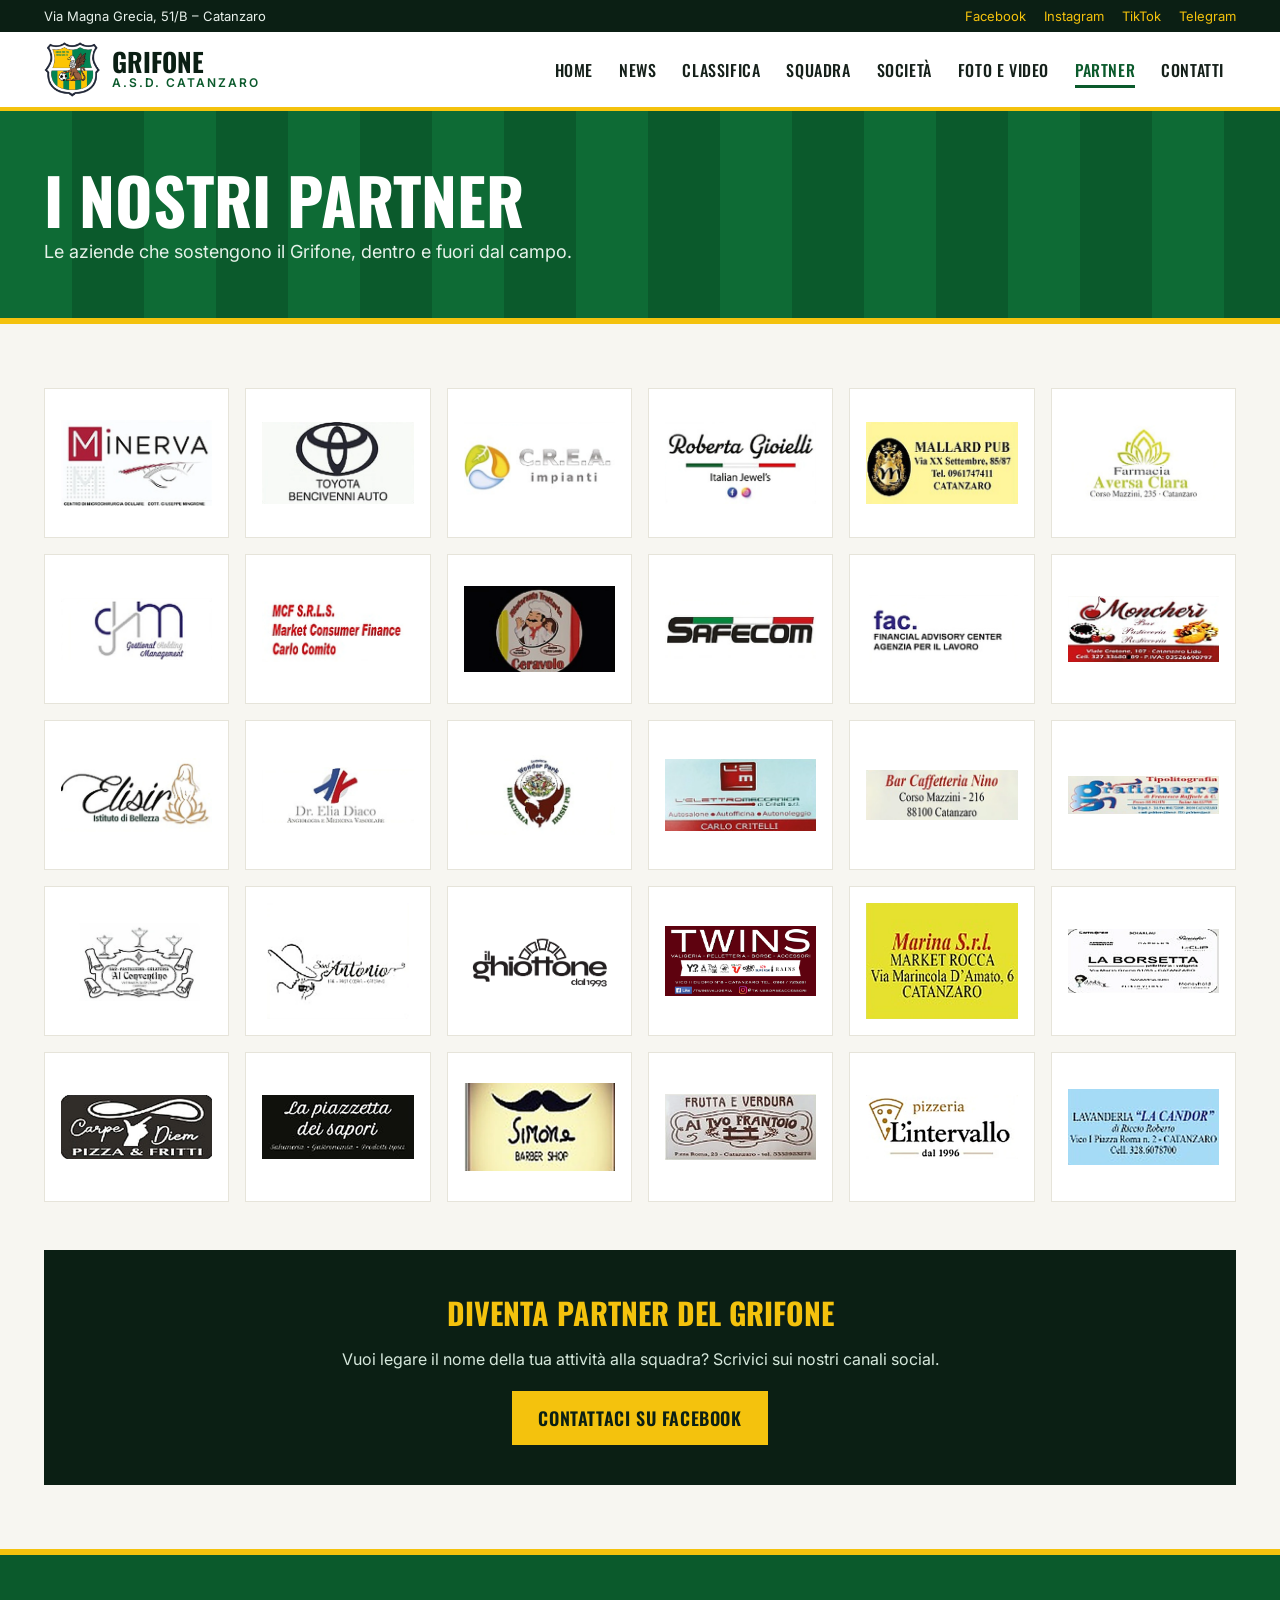
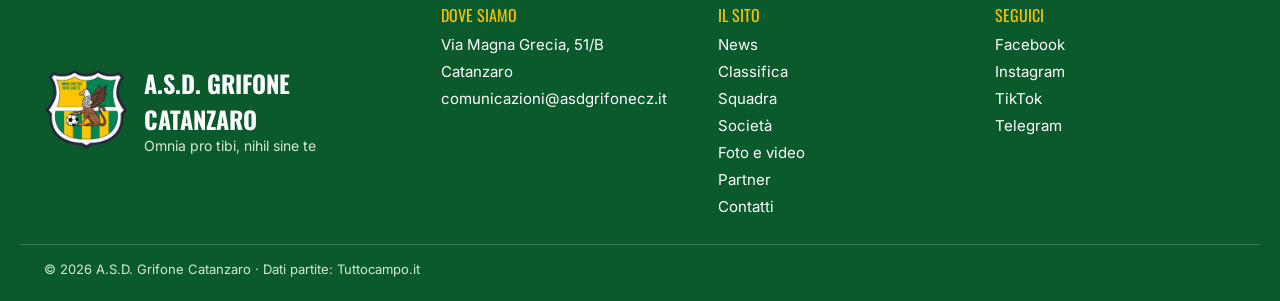
<file: partner.html>
<!doctype html>
<html lang="it">
<head>
<meta charset="utf-8">
<meta name="viewport" content="width=device-width, initial-scale=1">
<title>Partner – A.S.D. Grifone Catanzaro</title>
<meta name="description" content="I partner e gli sponsor che sostengono l'A.S.D. Grifone Catanzaro.">
<meta property="og:title" content="Partner – A.S.D. Grifone Catanzaro">
<meta property="og:description" content="I partner e gli sponsor che sostengono l'A.S.D. Grifone Catanzaro.">
<meta property="og:image" content="images/logo.png">
<meta name="theme-color" content="#0B5A2C">
<link rel="icon" href="images/favicon.png">
<link rel="preconnect" href="https://fonts.googleapis.com">
<link href="https://fonts.googleapis.com/css2?family=Oswald:wght@500;600;700&family=Inter:wght@400;500;600;700&display=swap" rel="stylesheet">
<link rel="stylesheet" href="css/style.css">
<script>document.documentElement.classList.add('chk');setTimeout(function(){document.documentElement.classList.remove('chk')},2500)</script>
</head>
<body data-page="partner">

<div class="topbar"><div class="wrap">
  <span>Via Magna Grecia, 51/B – Catanzaro</span>
  <nav class="social" aria-label="Social">
    <a href="https://www.facebook.com/profile.php?id=100087152842746" target="_blank" rel="noopener">Facebook</a>
    <a href="https://instagram.com/asdgrifonecz" target="_blank" rel="noopener">Instagram</a>
    <a href="https://www.tiktok.com/@a.s.d.grifone.cat" target="_blank" rel="noopener">TikTok</a>
    <a href="https://t.me/asdgrifonecatanzaro" target="_blank" rel="noopener">Telegram</a>
  </nav>
</div></div>

<header id="top"><div class="wrap">
  <a class="brand" href="index.html">
    <img src="images/logo.png" alt="Stemma A.S.D. Grifone Catanzaro">
    <span><b>Grifone</b><small>A.S.D. Catanzaro</small></span>
  </a>
  <button class="burger" aria-label="Apri il menu" aria-expanded="false" aria-controls="menu"><span></span><span></span><span></span></button>
  <nav class="menu" id="menu" aria-label="Menu principale">
    <a href="index.html">Home</a>
    <a href="news.html">News</a>
    <a href="classifica.html">Classifica</a>
    <a href="squadra.html">Squadra</a>
    <a href="societa.html">Società</a>
    <a href="galleria.html">Foto e video</a>
    <a href="partner.html" class="on" aria-current="page">Partner</a>
    <a href="contatti.html">Contatti</a>
  </nav>
</div></header>

<main>
<section class="phero"><div class="wrap">
  <h1 class="reveal">I nostri partner</h1>
  <p class="reveal">Le aziende che sostengono il Grifone, dentro e fuori dal campo.</p>
</div></section>
<section class="partners"><div class="wrap">
  <div class="plogos big" id="sponsor-list"></div>
  <div class="cta reveal">
    <h2>Diventa partner del Grifone</h2>
    <p>Vuoi legare il nome della tua attività alla squadra? Scrivici sui nostri canali social.</p>
    <a class="btn g" href="https://www.facebook.com/profile.php?id=100087152842746" target="_blank" rel="noopener">Contattaci su Facebook</a>
  </div>
</div></section>
</main>

<footer>
  <div class="wrap top">
    <div class="fbrand">
      <img src="images/logo.png" alt="Stemma A.S.D. Grifone Catanzaro">
      <div><div class="ftitle">A.S.D. Grifone Catanzaro</div><div class="fsub">Omnia pro tibi, nihil sine te</div></div>
    </div>
    <div class="fcol"><span class="h">Dove siamo</span><span>Via Magna Grecia, 51/B</span><span>Catanzaro</span><span class="f-email"></span></div>
    <div class="fcol"><span class="h">Il sito</span>
      <a href="news.html">News</a>
      <a href="classifica.html">Classifica</a>
      <a href="squadra.html">Squadra</a>
      <a href="societa.html">Società</a>
      <a href="galleria.html">Foto e video</a>
      <a href="partner.html">Partner</a>
      <a href="contatti.html">Contatti</a>
    </div>
    <div class="fcol"><span class="h">Seguici</span>
      <a href="https://www.facebook.com/profile.php?id=100087152842746" target="_blank" rel="noopener">Facebook</a>
      <a href="https://instagram.com/asdgrifonecz" target="_blank" rel="noopener">Instagram</a>
      <a href="https://www.tiktok.com/@a.s.d.grifone.cat" target="_blank" rel="noopener">TikTok</a>
      <a href="https://t.me/asdgrifonecatanzaro" target="_blank" rel="noopener">Telegram</a>
    </div>
  </div>
  <div class="wrap copy">© <span id="anno">2026</span> A.S.D. Grifone Catanzaro · Dati partite: Tuttocampo.it</div>
</footer>

<a class="totop" href="#top" aria-label="Torna su"><svg width="22" height="22" viewBox="0 0 24 24" aria-hidden="true"><path d="M6 15l6-6 6 6" fill="none" stroke="currentColor" stroke-width="2.5" stroke-linecap="round" stroke-linejoin="round"/></svg></a>

<div class="modal" id="modal" hidden>
  <div class="modal-bg" data-close></div>
  <div class="modal-box" role="dialog" aria-modal="true" aria-labelledby="modal-title">
    <button class="modal-x" data-close aria-label="Chiudi">×</button>
    <div id="modal-body"></div>
  </div>
</div>

<script src="js/main.js"></script>
</body>
</html>
</file>
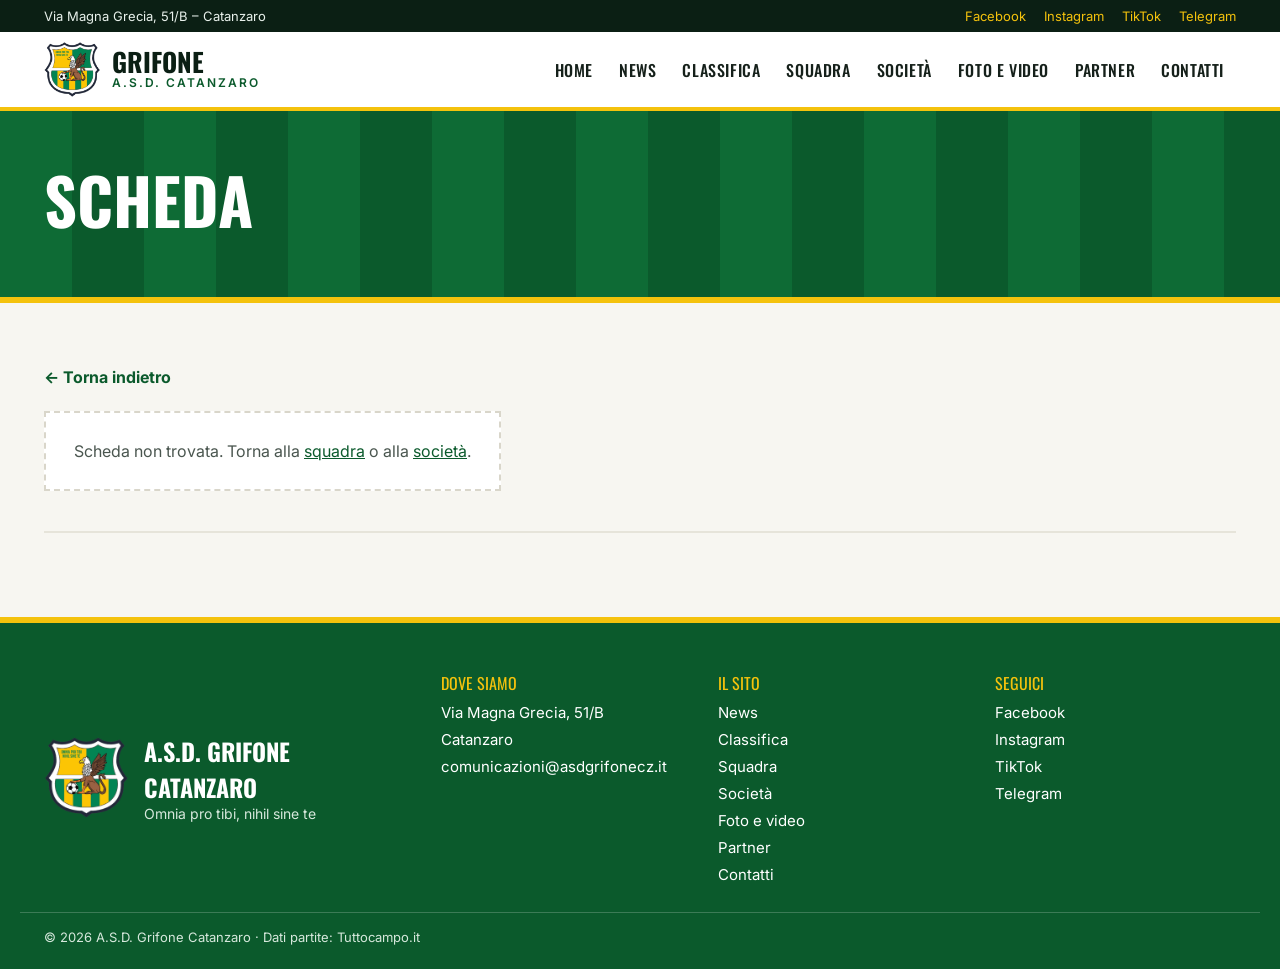
<file: persona.html>
<!doctype html>
<html lang="it">
<head>
<meta charset="utf-8">
<meta name="viewport" content="width=device-width, initial-scale=1">
<title>Scheda – A.S.D. Grifone Catanzaro</title>
<meta name="description" content="Scheda di un tesserato dell'A.S.D. Grifone Catanzaro.">
<meta property="og:title" content="Scheda – A.S.D. Grifone Catanzaro">
<meta property="og:description" content="Scheda di un tesserato dell'A.S.D. Grifone Catanzaro.">
<meta property="og:image" content="images/logo.png">
<meta name="theme-color" content="#0B5A2C">
<link rel="icon" href="images/favicon.png">
<link rel="preconnect" href="https://fonts.googleapis.com">
<link href="https://fonts.googleapis.com/css2?family=Oswald:wght@500;600;700&family=Inter:wght@400;500;600;700&display=swap" rel="stylesheet">
<link rel="stylesheet" href="css/style.css">
<script>document.documentElement.classList.add('chk');setTimeout(function(){document.documentElement.classList.remove('chk')},2500)</script>
</head>
<body data-page="persona">

<div class="topbar"><div class="wrap">
  <span>Via Magna Grecia, 51/B – Catanzaro</span>
  <nav class="social" aria-label="Social">
    <a href="https://www.facebook.com/profile.php?id=100087152842746" target="_blank" rel="noopener">Facebook</a>
    <a href="https://instagram.com/asdgrifonecz" target="_blank" rel="noopener">Instagram</a>
    <a href="https://www.tiktok.com/@a.s.d.grifone.cat" target="_blank" rel="noopener">TikTok</a>
    <a href="https://t.me/asdgrifonecatanzaro" target="_blank" rel="noopener">Telegram</a>
  </nav>
</div></div>

<header id="top"><div class="wrap">
  <a class="brand" href="index.html">
    <img src="images/logo.png" alt="Stemma A.S.D. Grifone Catanzaro">
    <span><b>Grifone</b><small>A.S.D. Catanzaro</small></span>
  </a>
  <button class="burger" aria-label="Apri il menu" aria-expanded="false" aria-controls="menu"><span></span><span></span><span></span></button>
  <nav class="menu" id="menu" aria-label="Menu principale">
    <a href="index.html">Home</a>
    <a href="news.html">News</a>
    <a href="classifica.html">Classifica</a>
    <a href="squadra.html">Squadra</a>
    <a href="societa.html">Società</a>
    <a href="galleria.html">Foto e video</a>
    <a href="partner.html">Partner</a>
    <a href="contatti.html">Contatti</a>
  </nav>
</div></header>

<main>
<section class="phero"><div class="wrap">
  <h1 id="p-ruolo">Scheda</h1>
  <p id="p-nome-h"></p>
</div></section>
<section class="blk pb"><div class="wrap">
  <a class="back" id="p-back" href="societa.html">← Torna indietro</a>
  <div class="scheda" id="scheda">
    <div class="empty">Caricamento…</div>
  </div>
  <nav class="pnav" id="p-nav" aria-label="Altri tesserati"></nav>
</div></section>
</main>

<footer>
  <div class="wrap top">
    <div class="fbrand">
      <img src="images/logo.png" alt="Stemma A.S.D. Grifone Catanzaro">
      <div><div class="ftitle">A.S.D. Grifone Catanzaro</div><div class="fsub">Omnia pro tibi, nihil sine te</div></div>
    </div>
    <div class="fcol"><span class="h">Dove siamo</span><span>Via Magna Grecia, 51/B</span><span>Catanzaro</span><span class="f-email"></span></div>
    <div class="fcol"><span class="h">Il sito</span>
      <a href="news.html">News</a>
      <a href="classifica.html">Classifica</a>
      <a href="squadra.html">Squadra</a>
      <a href="societa.html">Società</a>
      <a href="galleria.html">Foto e video</a>
      <a href="partner.html">Partner</a>
      <a href="contatti.html">Contatti</a>
    </div>
    <div class="fcol"><span class="h">Seguici</span>
      <a href="https://www.facebook.com/profile.php?id=100087152842746" target="_blank" rel="noopener">Facebook</a>
      <a href="https://instagram.com/asdgrifonecz" target="_blank" rel="noopener">Instagram</a>
      <a href="https://www.tiktok.com/@a.s.d.grifone.cat" target="_blank" rel="noopener">TikTok</a>
      <a href="https://t.me/asdgrifonecatanzaro" target="_blank" rel="noopener">Telegram</a>
    </div>
  </div>
  <div class="wrap copy">© <span id="anno">2026</span> A.S.D. Grifone Catanzaro · Dati partite: Tuttocampo.it</div>
</footer>

<a class="totop" href="#top" aria-label="Torna su"><svg width="22" height="22" viewBox="0 0 24 24" aria-hidden="true"><path d="M6 15l6-6 6 6" fill="none" stroke="currentColor" stroke-width="2.5" stroke-linecap="round" stroke-linejoin="round"/></svg></a>

<div class="modal" id="modal" hidden>
  <div class="modal-bg" data-close></div>
  <div class="modal-box" role="dialog" aria-modal="true" aria-labelledby="modal-title">
    <button class="modal-x" data-close aria-label="Chiudi">×</button>
    <div id="modal-body"></div>
  </div>
</div>

<script src="js/main.js"></script>
</body>
</html>
</file>
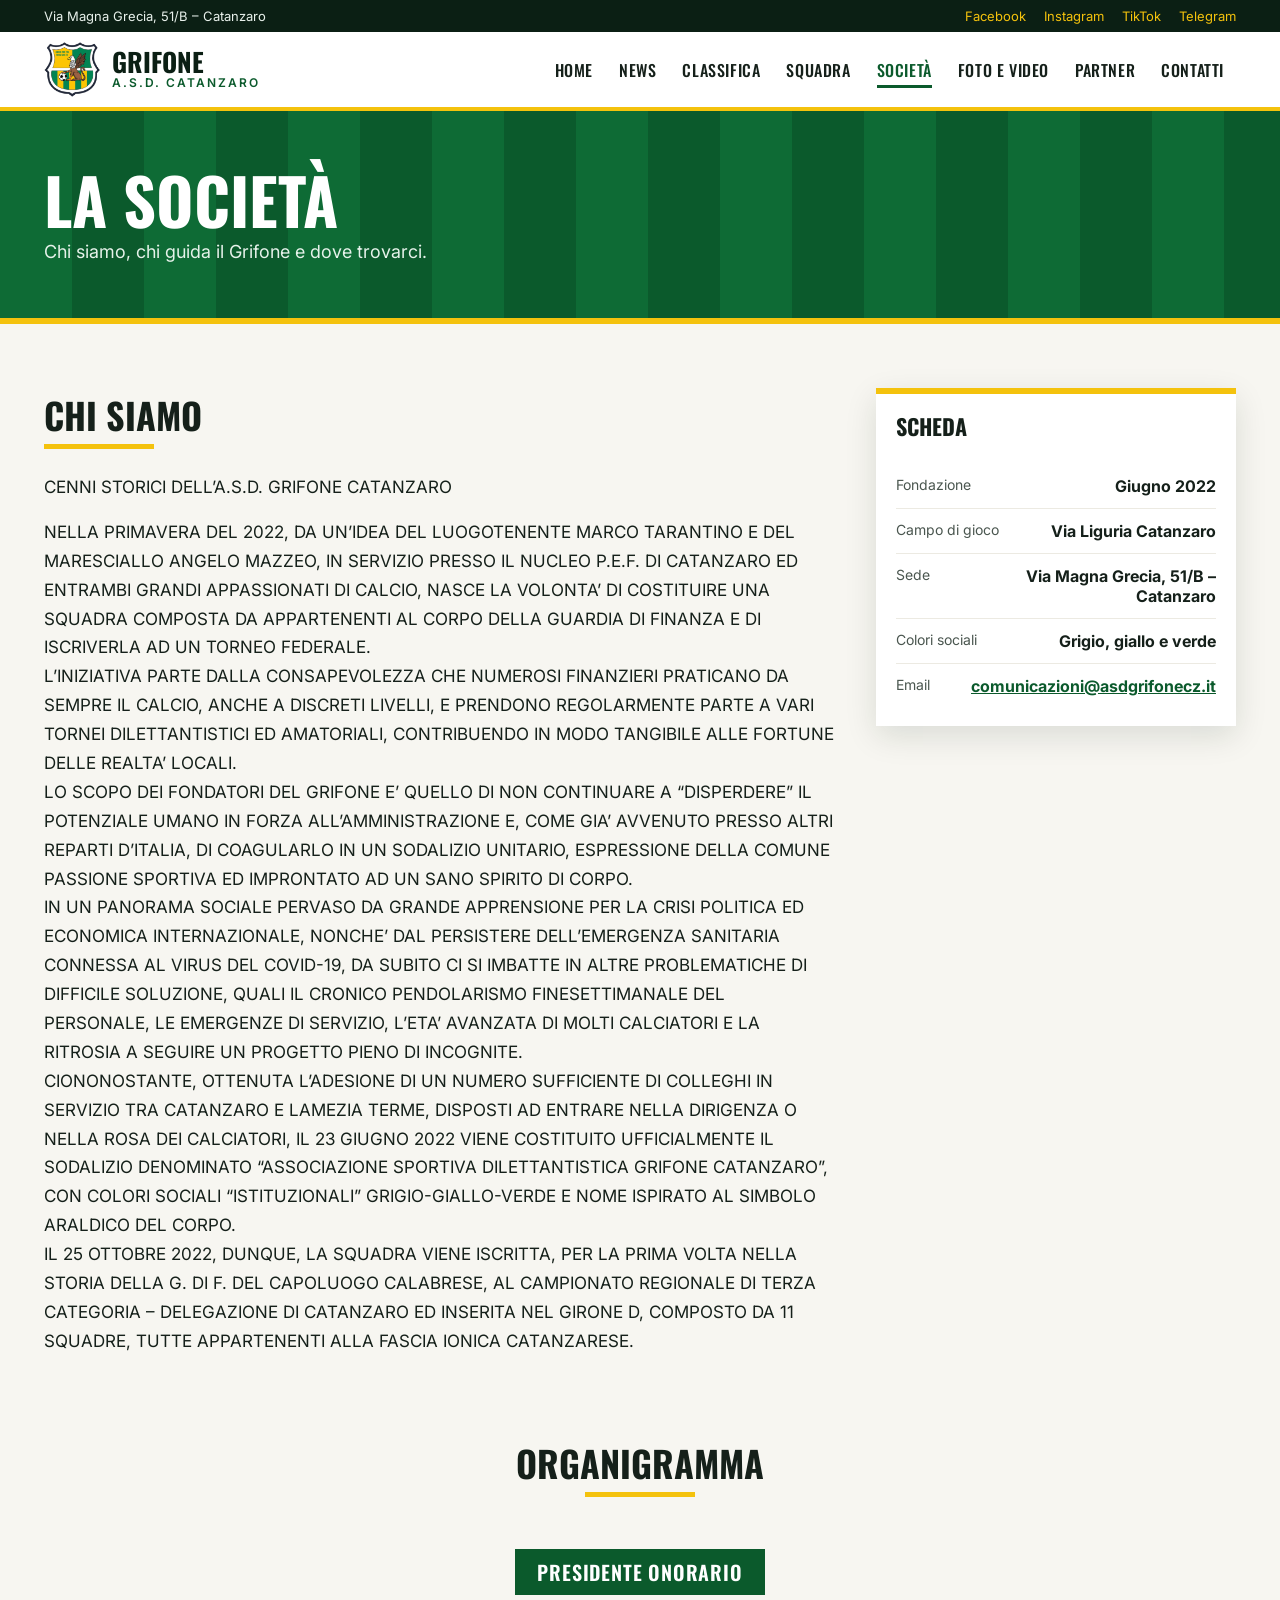
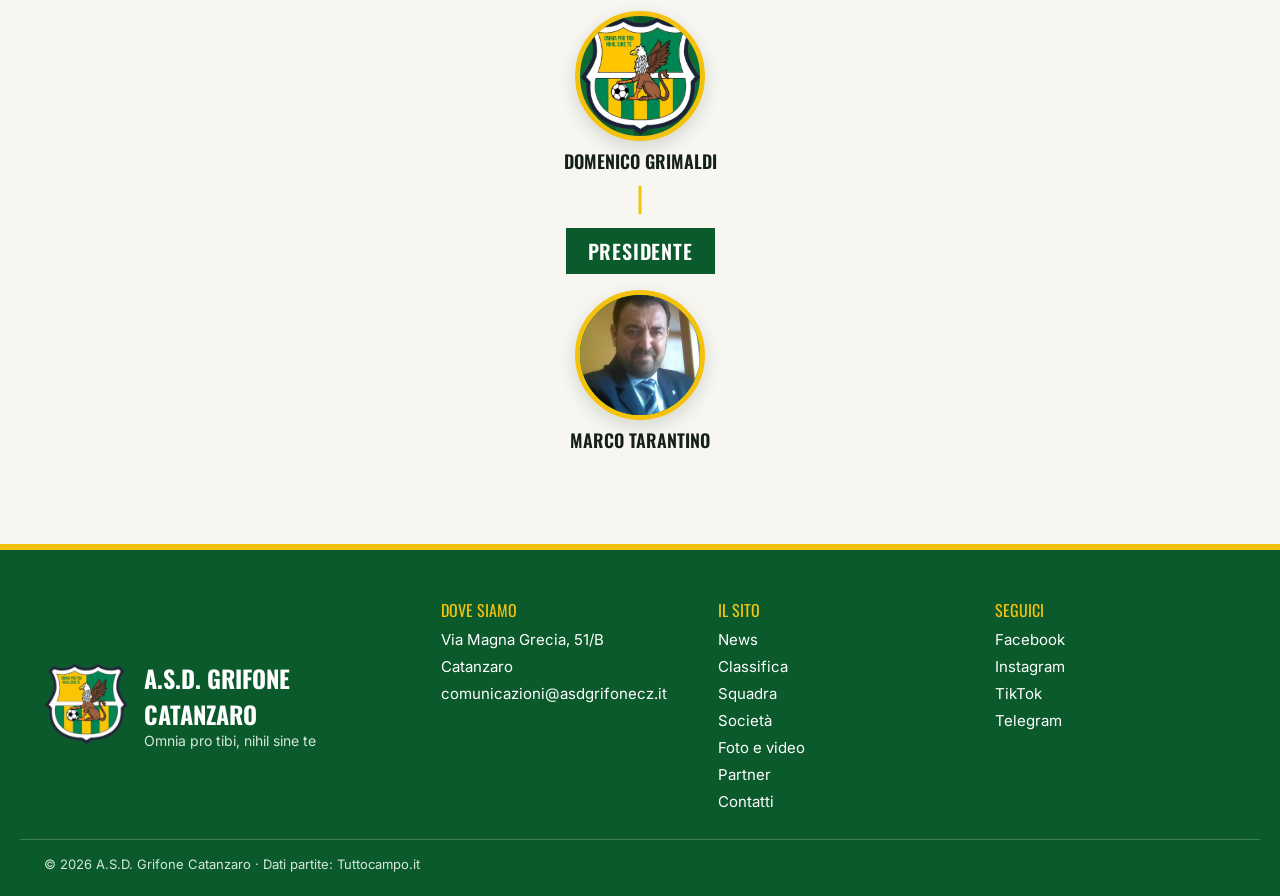
<file: societa.html>
<!doctype html>
<html lang="it">
<head>
<meta charset="utf-8">
<meta name="viewport" content="width=device-width, initial-scale=1">
<title>Società – A.S.D. Grifone Catanzaro</title>
<meta name="description" content="Chi siamo: storia, dirigenza e contatti dell'A.S.D. Grifone Catanzaro.">
<meta property="og:title" content="Società – A.S.D. Grifone Catanzaro">
<meta property="og:description" content="Chi siamo: storia, dirigenza e contatti dell'A.S.D. Grifone Catanzaro.">
<meta property="og:image" content="images/logo.png">
<meta name="theme-color" content="#0B5A2C">
<link rel="icon" href="images/favicon.png">
<link rel="preconnect" href="https://fonts.googleapis.com">
<link href="https://fonts.googleapis.com/css2?family=Oswald:wght@500;600;700&family=Inter:wght@400;500;600;700&display=swap" rel="stylesheet">
<link rel="stylesheet" href="css/style.css">
<script>document.documentElement.classList.add('chk');setTimeout(function(){document.documentElement.classList.remove('chk')},2500)</script>
</head>
<body data-page="societa">

<div class="topbar"><div class="wrap">
  <span>Via Magna Grecia, 51/B – Catanzaro</span>
  <nav class="social" aria-label="Social">
    <a href="https://www.facebook.com/profile.php?id=100087152842746" target="_blank" rel="noopener">Facebook</a>
    <a href="https://instagram.com/asdgrifonecz" target="_blank" rel="noopener">Instagram</a>
    <a href="https://www.tiktok.com/@a.s.d.grifone.cat" target="_blank" rel="noopener">TikTok</a>
    <a href="https://t.me/asdgrifonecatanzaro" target="_blank" rel="noopener">Telegram</a>
  </nav>
</div></div>

<header id="top"><div class="wrap">
  <a class="brand" href="index.html">
    <img src="images/logo.png" alt="Stemma A.S.D. Grifone Catanzaro">
    <span><b>Grifone</b><small>A.S.D. Catanzaro</small></span>
  </a>
  <button class="burger" aria-label="Apri il menu" aria-expanded="false" aria-controls="menu"><span></span><span></span><span></span></button>
  <nav class="menu" id="menu" aria-label="Menu principale">
    <a href="index.html">Home</a>
    <a href="news.html">News</a>
    <a href="classifica.html">Classifica</a>
    <a href="squadra.html">Squadra</a>
    <a href="societa.html" class="on" aria-current="page">Società</a>
    <a href="galleria.html">Foto e video</a>
    <a href="partner.html">Partner</a>
    <a href="contatti.html">Contatti</a>
  </nav>
</div></header>

<main>
<section class="phero"><div class="wrap">
  <h1 class="reveal">La società</h1>
  <p class="reveal">Chi siamo, chi guida il Grifone e dove trovarci.</p>
</div></section>
<section class="blk"><div class="wrap cols">
  <div class="main">
    <div class="sec-h reveal"><h2>Chi siamo</h2></div>
    <div class="prose reveal" id="chi-siamo"></div>
  </div>
  <aside class="side">
    <div class="card gy reveal">
      <div class="card-h"><h2>Scheda</h2></div>
      <dl class="facts" id="facts"></dl>
    </div>
  </aside>
</div></section>
<section class="blk pb"><div class="wrap">
  <div class="sec-h center reveal"><h2>Organigramma</h2></div>
  <div class="org" id="staff-dirigenza"></div>
</div></section>
</main>

<footer>
  <div class="wrap top">
    <div class="fbrand">
      <img src="images/logo.png" alt="Stemma A.S.D. Grifone Catanzaro">
      <div><div class="ftitle">A.S.D. Grifone Catanzaro</div><div class="fsub">Omnia pro tibi, nihil sine te</div></div>
    </div>
    <div class="fcol"><span class="h">Dove siamo</span><span>Via Magna Grecia, 51/B</span><span>Catanzaro</span><span class="f-email"></span></div>
    <div class="fcol"><span class="h">Il sito</span>
      <a href="news.html">News</a>
      <a href="classifica.html">Classifica</a>
      <a href="squadra.html">Squadra</a>
      <a href="societa.html">Società</a>
      <a href="galleria.html">Foto e video</a>
      <a href="partner.html">Partner</a>
      <a href="contatti.html">Contatti</a>
    </div>
    <div class="fcol"><span class="h">Seguici</span>
      <a href="https://www.facebook.com/profile.php?id=100087152842746" target="_blank" rel="noopener">Facebook</a>
      <a href="https://instagram.com/asdgrifonecz" target="_blank" rel="noopener">Instagram</a>
      <a href="https://www.tiktok.com/@a.s.d.grifone.cat" target="_blank" rel="noopener">TikTok</a>
      <a href="https://t.me/asdgrifonecatanzaro" target="_blank" rel="noopener">Telegram</a>
    </div>
  </div>
  <div class="wrap copy">© <span id="anno">2026</span> A.S.D. Grifone Catanzaro · Dati partite: Tuttocampo.it</div>
</footer>

<a class="totop" href="#top" aria-label="Torna su"><svg width="22" height="22" viewBox="0 0 24 24" aria-hidden="true"><path d="M6 15l6-6 6 6" fill="none" stroke="currentColor" stroke-width="2.5" stroke-linecap="round" stroke-linejoin="round"/></svg></a>

<div class="modal" id="modal" hidden>
  <div class="modal-bg" data-close></div>
  <div class="modal-box" role="dialog" aria-modal="true" aria-labelledby="modal-title">
    <button class="modal-x" data-close aria-label="Chiudi">×</button>
    <div id="modal-body"></div>
  </div>
</div>

<script src="js/main.js"></script>
</body>
</html>
</file>
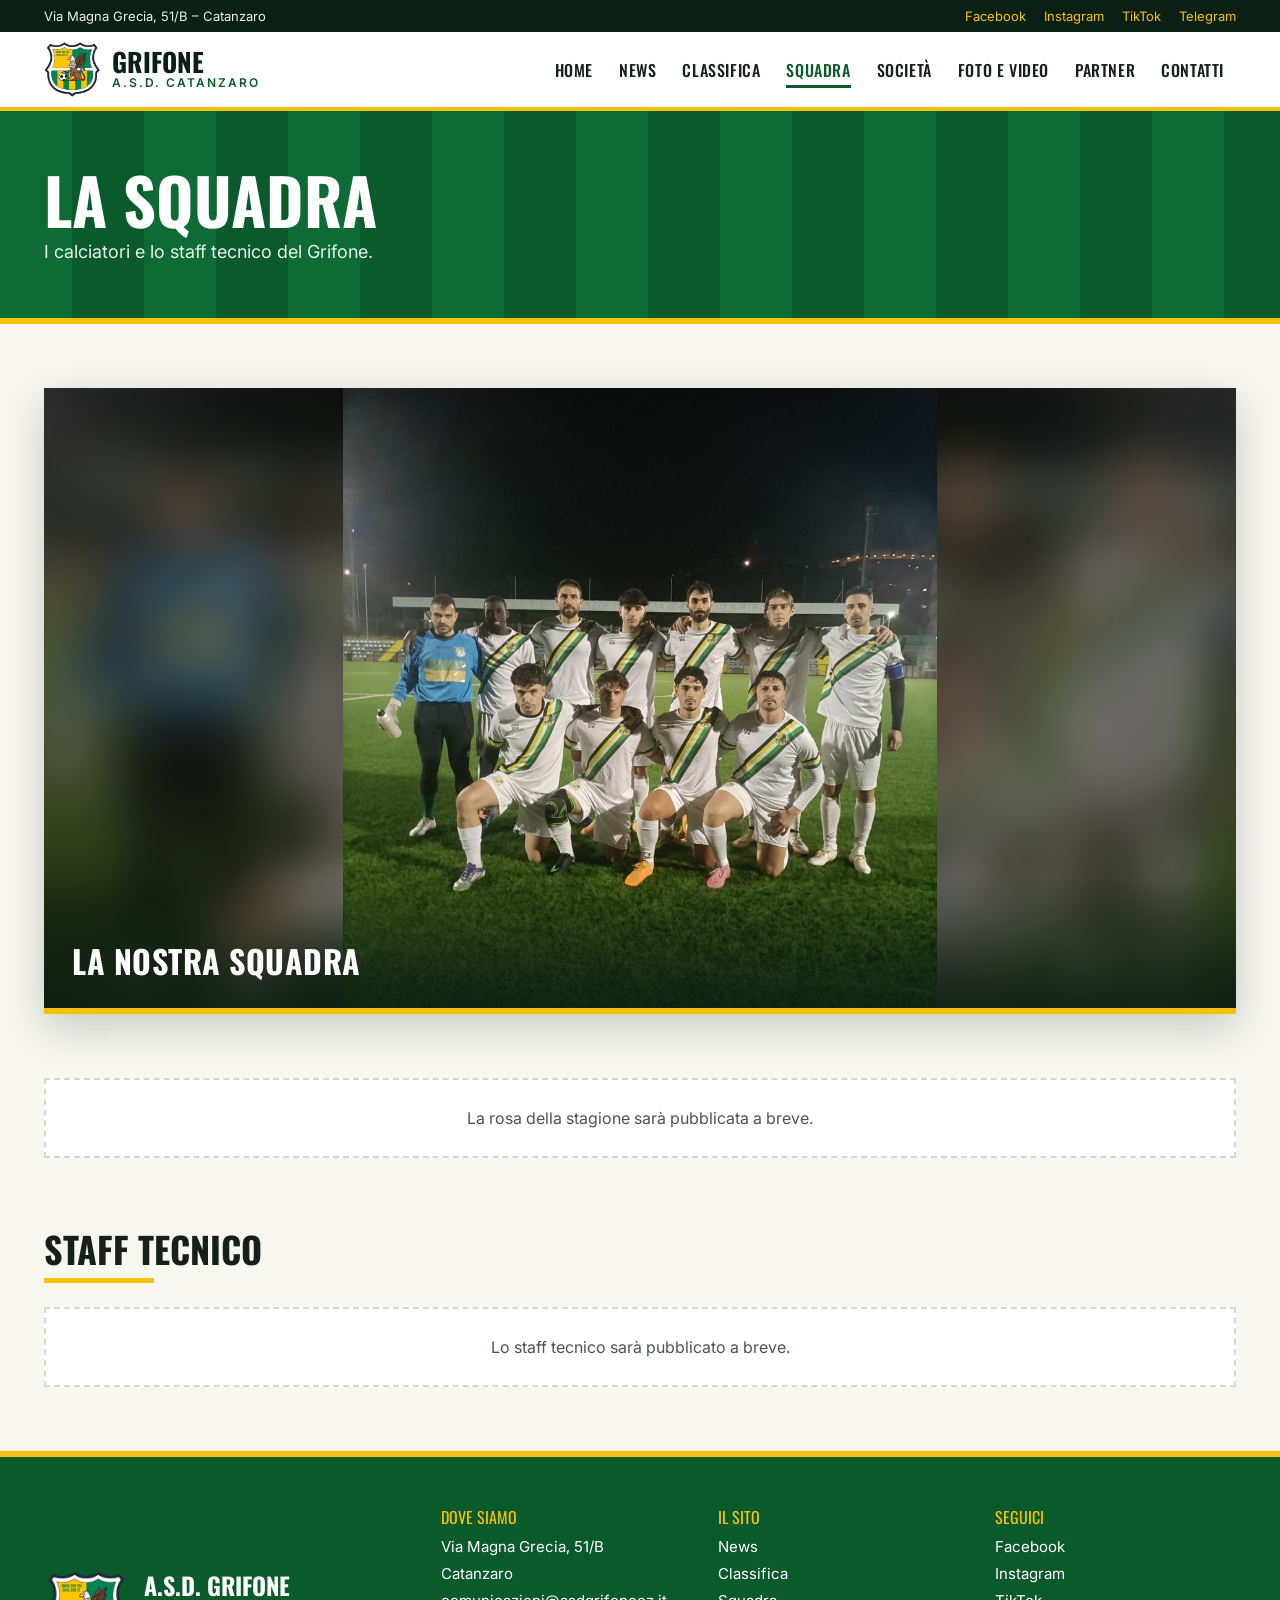
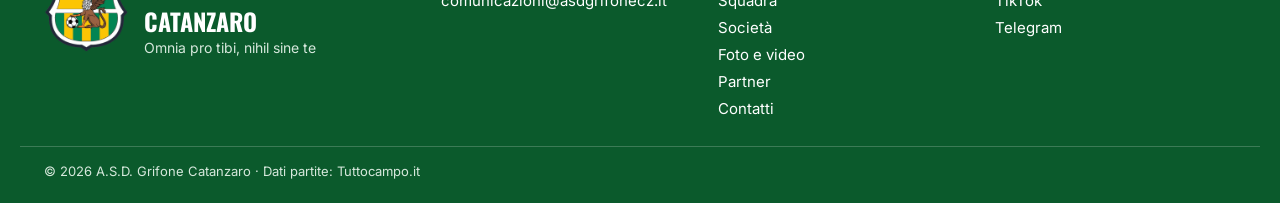
<file: squadra.html>
<!doctype html>
<html lang="it">
<head>
<meta charset="utf-8">
<meta name="viewport" content="width=device-width, initial-scale=1">
<title>Squadra – A.S.D. Grifone Catanzaro</title>
<meta name="description" content="La rosa e lo staff tecnico dell'A.S.D. Grifone Catanzaro.">
<meta property="og:title" content="Squadra – A.S.D. Grifone Catanzaro">
<meta property="og:description" content="La rosa e lo staff tecnico dell'A.S.D. Grifone Catanzaro.">
<meta property="og:image" content="images/logo.png">
<meta name="theme-color" content="#0B5A2C">
<link rel="icon" href="images/favicon.png">
<link rel="preconnect" href="https://fonts.googleapis.com">
<link href="https://fonts.googleapis.com/css2?family=Oswald:wght@500;600;700&family=Inter:wght@400;500;600;700&display=swap" rel="stylesheet">
<link rel="stylesheet" href="css/style.css">
<script>document.documentElement.classList.add('chk');setTimeout(function(){document.documentElement.classList.remove('chk')},2500)</script>
</head>
<body data-page="squadra">

<div class="topbar"><div class="wrap">
  <span>Via Magna Grecia, 51/B – Catanzaro</span>
  <nav class="social" aria-label="Social">
    <a href="https://www.facebook.com/profile.php?id=100087152842746" target="_blank" rel="noopener">Facebook</a>
    <a href="https://instagram.com/asdgrifonecz" target="_blank" rel="noopener">Instagram</a>
    <a href="https://www.tiktok.com/@a.s.d.grifone.cat" target="_blank" rel="noopener">TikTok</a>
    <a href="https://t.me/asdgrifonecatanzaro" target="_blank" rel="noopener">Telegram</a>
  </nav>
</div></div>

<header id="top"><div class="wrap">
  <a class="brand" href="index.html">
    <img src="images/logo.png" alt="Stemma A.S.D. Grifone Catanzaro">
    <span><b>Grifone</b><small>A.S.D. Catanzaro</small></span>
  </a>
  <button class="burger" aria-label="Apri il menu" aria-expanded="false" aria-controls="menu"><span></span><span></span><span></span></button>
  <nav class="menu" id="menu" aria-label="Menu principale">
    <a href="index.html">Home</a>
    <a href="news.html">News</a>
    <a href="classifica.html">Classifica</a>
    <a href="squadra.html" class="on" aria-current="page">Squadra</a>
    <a href="societa.html">Società</a>
    <a href="galleria.html">Foto e video</a>
    <a href="partner.html">Partner</a>
    <a href="contatti.html">Contatti</a>
  </nav>
</div></header>

<main>
<section class="phero"><div class="wrap">
  <h1 class="reveal">La squadra</h1>
  <p class="reveal">I calciatori e lo staff tecnico del Grifone.</p>
</div></section>
<section class="blk" id="team-block" hidden><div class="wrap">
  <figure class="teamphoto reveal"><img class="blurbg" id="team-bg" src="" alt="" aria-hidden="true"><img class="main" id="team-img" src="" alt="Foto di squadra dell'A.S.D. Grifone Catanzaro"><figcaption><span class="oswald" id="team-cap">La nostra squadra</span></figcaption></figure>
</div></section>
<section class="blk"><div class="wrap" id="rosa"></div></section>
<section class="blk pb"><div class="wrap">
  <div class="sec-h reveal"><h2>Staff tecnico</h2></div>
  <div class="people" id="staff-tecnico"></div>
</div></section>
</main>

<footer>
  <div class="wrap top">
    <div class="fbrand">
      <img src="images/logo.png" alt="Stemma A.S.D. Grifone Catanzaro">
      <div><div class="ftitle">A.S.D. Grifone Catanzaro</div><div class="fsub">Omnia pro tibi, nihil sine te</div></div>
    </div>
    <div class="fcol"><span class="h">Dove siamo</span><span>Via Magna Grecia, 51/B</span><span>Catanzaro</span><span class="f-email"></span></div>
    <div class="fcol"><span class="h">Il sito</span>
      <a href="news.html">News</a>
      <a href="classifica.html">Classifica</a>
      <a href="squadra.html">Squadra</a>
      <a href="societa.html">Società</a>
      <a href="galleria.html">Foto e video</a>
      <a href="partner.html">Partner</a>
      <a href="contatti.html">Contatti</a>
    </div>
    <div class="fcol"><span class="h">Seguici</span>
      <a href="https://www.facebook.com/profile.php?id=100087152842746" target="_blank" rel="noopener">Facebook</a>
      <a href="https://instagram.com/asdgrifonecz" target="_blank" rel="noopener">Instagram</a>
      <a href="https://www.tiktok.com/@a.s.d.grifone.cat" target="_blank" rel="noopener">TikTok</a>
      <a href="https://t.me/asdgrifonecatanzaro" target="_blank" rel="noopener">Telegram</a>
    </div>
  </div>
  <div class="wrap copy">© <span id="anno">2026</span> A.S.D. Grifone Catanzaro · Dati partite: Tuttocampo.it</div>
</footer>

<a class="totop" href="#top" aria-label="Torna su"><svg width="22" height="22" viewBox="0 0 24 24" aria-hidden="true"><path d="M6 15l6-6 6 6" fill="none" stroke="currentColor" stroke-width="2.5" stroke-linecap="round" stroke-linejoin="round"/></svg></a>

<div class="modal" id="modal" hidden>
  <div class="modal-bg" data-close></div>
  <div class="modal-box" role="dialog" aria-modal="true" aria-labelledby="modal-title">
    <button class="modal-x" data-close aria-label="Chiudi">×</button>
    <div id="modal-body"></div>
  </div>
</div>

<script src="js/main.js"></script>
</body>
</html>
</file>
<file: css/style.css>
:root{--verde:#0B5A2C;--verde2:#0E6B35;--giallo:#F4C20D;--scuro:#0B1F14;--fondo:#F7F6F1;--testo:#15201A;--grigio:#4A564F;--ease:cubic-bezier(.2,.8,.2,1)}
[hidden]{display:none!important}
*{box-sizing:border-box}
html{scroll-behavior:smooth;scroll-padding-top:90px}
body{margin:0;font-family:Inter,system-ui,sans-serif;color:var(--testo);background:var(--fondo);overflow-x:clip}
a{color:var(--verde)}a:hover{color:#08401F}
img{max-width:100%;display:block}
button{font:inherit}
.wrap{max-width:1240px;margin:0 auto;padding:0 24px}
:focus-visible{outline:3px solid var(--giallo);outline-offset:3px}

/* top bar */
.topbar{background:var(--scuro);color:#E9F1EC;font-size:13px}
.topbar .wrap{display:flex;flex-wrap:wrap;gap:8px 24px;justify-content:space-between;align-items:center;padding-top:8px;padding-bottom:8px}
.social{display:flex;flex-wrap:wrap;gap:18px}
.social a{color:var(--giallo);text-decoration:none;transition:color .2s}
.social a:hover{color:#fff}

/* header */
header{background:#fff;border-bottom:4px solid var(--giallo);position:sticky;top:0;z-index:50;transition:box-shadow .3s}
header.scrolled{box-shadow:0 6px 24px rgba(11,31,20,.15)}
header .wrap{display:flex;align-items:center;justify-content:space-between;gap:16px;padding-top:10px;padding-bottom:10px;transition:padding .3s}
header.scrolled .wrap{padding-top:4px;padding-bottom:4px}
.brand{display:flex;align-items:center;gap:12px;text-decoration:none;color:var(--scuro)}
.brand img{width:56px;height:55px;object-fit:contain;transition:transform .5s var(--ease),width .3s,height .3s}
header.scrolled .brand img{width:44px;height:43px}
.brand:hover img{transform:rotate(-8deg) scale(1.08)}
.brand b{display:block;font-family:Oswald,sans-serif;font-size:26px;text-transform:uppercase;line-height:1}
.brand small{display:block;font-size:12px;font-weight:600;letter-spacing:2px;text-transform:uppercase;color:var(--verde)}
.menu{display:flex;flex-wrap:wrap;gap:2px;font-family:Oswald,sans-serif;font-weight:500;font-size:16px;text-transform:uppercase;letter-spacing:.6px}
.menu a{position:relative;padding:12px;text-decoration:none;color:var(--testo);transition:color .2s}
.menu a::after{content:"";position:absolute;left:12px;right:12px;bottom:6px;height:3px;background:var(--verde);transform:scaleX(0);transform-origin:left;transition:transform .3s var(--ease)}
.menu a:hover,.menu a.on{color:var(--verde)}
.menu a:hover::after,.menu a.on::after{transform:scaleX(1)}
.burger{display:none;width:48px;height:48px;border:0;background:none;cursor:pointer;flex-direction:column;justify-content:center;align-items:center;gap:5px}
.burger span{display:block;width:26px;height:3px;background:var(--scuro);transition:transform .3s,opacity .3s}
.burger[aria-expanded=true] span:nth-child(1){transform:translateY(8px) rotate(45deg)}
.burger[aria-expanded=true] span:nth-child(2){opacity:0}
.burger[aria-expanded=true] span:nth-child(3){transform:translateY(-8px) rotate(-45deg)}

/* hero */
.hero{color:#fff;background-color:var(--verde);background-image:repeating-linear-gradient(90deg,var(--verde2) 0 72px,var(--verde) 72px 144px);background-size:144px 100%;animation:stripes 30s linear infinite;overflow:hidden}
@keyframes stripes{to{background-position:144px 0}}
.hero .wrap{display:flex;flex-wrap:wrap;gap:40px;align-items:center;justify-content:space-between;padding-top:64px;padding-bottom:110px}
.hero-txt{flex:1 1 480px;display:flex;flex-direction:column;gap:20px}
.tag{align-self:flex-start;background:var(--giallo);color:var(--scuro);font-weight:700;font-size:13px;letter-spacing:2px;text-transform:uppercase;padding:7px 12px}
.hero h1{margin:0;font-family:Oswald,sans-serif;font-size:clamp(46px,7vw,84px);line-height:.95;text-transform:uppercase}
.hero h1 span{color:var(--giallo)}
.hero p{margin:0;font-size:19px;line-height:1.55;max-width:560px;color:#E6F2EA}
.btns{display:flex;flex-wrap:wrap;gap:12px}
.btn{position:relative;overflow:hidden;font-family:Oswald,sans-serif;font-weight:600;font-size:18px;text-transform:uppercase;letter-spacing:.6px;padding:14px 26px;text-decoration:none;transition:transform .25s var(--ease),box-shadow .25s}
.btn:hover{transform:translateY(-3px);box-shadow:0 10px 22px rgba(0,0,0,.25)}
.btn.g{background:var(--giallo);color:var(--scuro)}
.btn.g::before{content:"";position:absolute;top:0;left:-60%;width:40%;height:100%;background:rgba(255,255,255,.5);transform:skewX(-20deg);transition:left .5s}
.btn.g:hover::before{left:120%}
.btn.o{border:2px solid #fff;color:#fff;padding:12px 24px}
.btn.o:hover{background:#fff;color:var(--verde)}
.hero-logo{flex:0 1 360px;display:flex;justify-content:center;perspective:800px}
.hero-logo img{width:100%;max-width:360px;filter:drop-shadow(0 18px 30px rgba(0,0,0,.35));animation:float 5s ease-in-out infinite;transition:transform .2s}
@keyframes float{50%{translate:0 -14px}}

/* cards */
.card{background:#fff;box-shadow:0 10px 30px rgba(11,31,20,.12);display:flex;flex-direction:column;transition:transform .35s var(--ease),box-shadow .35s}
.card:hover{transform:translateY(-6px);box-shadow:0 20px 40px rgba(11,31,20,.2)}
.card-h{display:flex;justify-content:space-between;align-items:center;gap:12px;padding:16px 20px}
.card-h h2{margin:0;font-family:Oswald,sans-serif;font-size:22px;text-transform:uppercase}
.card.gy{border-top:6px solid var(--giallo)}
.card.gr{border-top:6px solid var(--verde)}
.card-h.dark{background:var(--scuro);color:#fff}
.widget{display:flex;justify-content:center;padding:0 12px 12px}
.widget.pad{padding-top:12px}
.widget iframe{width:100%;max-width:500px;border:0;display:block}
.match{margin-top:-64px;position:relative;z-index:2}
.grid2{display:grid;grid-template-columns:repeat(auto-fit,minmax(min(100%,420px),1fr));gap:20px}

/* sections */
.blk{padding:64px 0 0}
.sec-h{display:flex;justify-content:space-between;align-items:baseline;gap:12px;flex-wrap:wrap;margin-bottom:24px}
.sec-h h2{margin:0;font-family:Oswald,sans-serif;font-size:36px;text-transform:uppercase;position:relative;padding-bottom:8px}
.sec-h h2::after{content:"";position:absolute;left:0;bottom:0;width:56px;height:5px;background:var(--giallo);transition:width .6s var(--ease)}
.sec-h.in h2::after{width:110px}
.cols{display:flex;flex-wrap:wrap;gap:40px;align-items:flex-start}
.main{flex:999 1 560px;min-width:0}
.side{flex:1 1 360px;min-width:0}

/* news */
.news{display:grid;grid-template-columns:repeat(auto-fill,minmax(240px,1fr));gap:20px}
.nc{background:#fff;border:0;padding:0;text-align:left;cursor:pointer;color:var(--testo);display:flex;flex-direction:column;box-shadow:0 2px 10px rgba(11,31,20,.06);transition:transform .35s var(--ease),box-shadow .35s}
.nc:hover{transform:translateY(-6px);box-shadow:0 16px 32px rgba(11,31,20,.16)}
.nc .img{height:170px;overflow:hidden;background:var(--verde)}
.nc .img img{width:100%;height:100%;object-fit:cover;transition:transform .6s var(--ease)}
.nc:hover .img img{transform:scale(1.08)}
.nc .img.poster{height:300px;background:var(--scuro)}
.nc .img.poster img{object-fit:contain}
.nc .img.noimg{display:flex;align-items:center;justify-content:center;background:repeating-linear-gradient(90deg,var(--verde2) 0 24px,var(--verde) 24px 48px)}
.nc .img.noimg img{width:70px;height:auto;object-fit:contain}
.nc .t{padding:18px 18px 22px;display:flex;flex-direction:column;gap:8px}
.nc .cat{font-size:12px;font-weight:700;letter-spacing:1.5px;text-transform:uppercase;color:var(--verde)}
.nc .tit{font-family:Oswald,sans-serif;font-size:22px;font-weight:600;line-height:1.15}
.nc .sum{font-size:14px;line-height:1.5;color:var(--grigio)}
.nc .go{font-size:14px;font-weight:700;color:var(--verde);transition:letter-spacing .3s}
.nc:hover .go{letter-spacing:.5px}
.empty{padding:28px;background:#fff;border:2px dashed #D9D6CA;color:var(--grigio);text-align:center}
.dark-sec .empty{background:transparent;border-color:#2A4A36;color:#A9BDB0}
.more{margin:24px auto 0;display:block;background:var(--verde);color:#fff;border:0;padding:14px 28px;font-family:Oswald,sans-serif;font-size:17px;text-transform:uppercase;letter-spacing:.6px;cursor:pointer;transition:transform .25s,background .25s}
.more:hover{transform:translateY(-3px);background:#08401F}
.more.light{background:var(--giallo);color:var(--scuro)}

/* gallery */
.dark-sec{background:var(--scuro);color:#fff;margin-top:64px;padding:64px 0}
.dark-sec h2 span{color:var(--giallo)}
.videos{display:grid;grid-template-columns:repeat(auto-fill,minmax(280px,1fr));gap:16px;margin-bottom:16px}
.vc{position:relative;display:block;aspect-ratio:16/9;overflow:hidden;background:#16301F;color:#fff;text-decoration:none}
.vc img{width:100%;height:100%;object-fit:cover;transition:transform .6s var(--ease),opacity .3s;opacity:.8}
.vc:hover img{transform:scale(1.07);opacity:1}
.vc .play{position:absolute;inset:0;margin:auto;width:68px;height:68px;border-radius:50%;background:var(--giallo);display:flex;align-items:center;justify-content:center;transition:transform .3s var(--ease)}
.vc:hover .play{transform:scale(1.15)}
.vc .vt{position:absolute;left:0;right:0;bottom:0;padding:28px 16px 14px;background:linear-gradient(transparent,rgba(0,0,0,.8));font-family:Oswald,sans-serif;font-size:19px;text-transform:uppercase}
.photos{display:grid;grid-template-columns:repeat(auto-fill,minmax(200px,1fr));gap:12px}
.ph{position:relative;aspect-ratio:1;overflow:hidden;border:0;padding:0;cursor:zoom-in;background:#16301F}
.ph img{width:100%;height:100%;object-fit:cover;transition:transform .6s var(--ease),filter .4s}
.ph:hover img{transform:scale(1.1);filter:saturate(1.2)}
.ph span{position:absolute;left:0;right:0;bottom:0;padding:20px 10px 8px;background:linear-gradient(transparent,rgba(0,0,0,.75));color:#fff;font-size:13px;text-align:left;transform:translateY(100%);transition:transform .35s var(--ease)}
.ph:hover span{transform:none}

/* partners */
.partners{padding:64px 0;text-align:center}
.partners h2{margin:0 0 28px;font-family:Oswald,sans-serif;font-size:30px;text-transform:uppercase}
.plogos{display:grid;grid-template-columns:repeat(auto-fit,minmax(160px,1fr));gap:16px;margin-bottom:24px}
.pl{background:#fff;height:110px;border:1px solid #E6E4DA;display:flex;align-items:center;justify-content:center;padding:16px;color:var(--testo);text-decoration:none;font-weight:700;transition:transform .3s var(--ease),box-shadow .3s,border-color .3s}
.pl img{max-height:100%;width:auto;object-fit:contain;transition:transform .3s var(--ease)}
.pl:hover{transform:translateY(-4px);box-shadow:0 12px 24px rgba(11,31,20,.12);border-color:var(--giallo)}
.pl:hover img{transform:scale(1.05)}

/* footer */
footer{background:var(--verde);color:#fff;border-top:6px solid var(--giallo)}
footer .wrap.top{display:flex;flex-wrap:wrap;gap:36px;justify-content:space-between;padding-top:48px;padding-bottom:28px}
footer a{color:#fff;text-decoration:none;transition:color .2s,padding .2s}
footer a:hover{color:var(--giallo);padding-left:4px}
.fcol{display:flex;flex-direction:column;gap:8px;font-size:15px;flex:1 1 180px}
.fcol .h{font-family:Oswald,sans-serif;font-size:16px;text-transform:uppercase;color:var(--giallo)}
.fbrand{display:flex;gap:16px;align-items:center;flex:1 1 300px}
.fbrand img{width:84px;height:82px;object-fit:contain}
.ftitle{font-family:Oswald,sans-serif;font-size:24px;font-weight:700;text-transform:uppercase}
.fsub{font-size:14px;color:#D6E8DC}
.copy{border-top:1px solid rgba(255,255,255,.2);font-size:13px;color:#D6E8DC;padding-top:16px;padding-bottom:24px}

/* to top */
.totop{position:fixed;right:18px;bottom:18px;width:48px;height:48px;border-radius:50%;background:var(--giallo);color:var(--scuro);display:flex;align-items:center;justify-content:center;box-shadow:0 6px 18px rgba(0,0,0,.25);opacity:0;pointer-events:none;transform:translateY(20px);transition:opacity .3s,transform .3s;z-index:40}
.totop.show{opacity:1;pointer-events:auto;transform:none}
.totop:hover{color:var(--scuro);transform:translateY(-3px)}

/* modal */
.modal{position:fixed;inset:0;z-index:100;display:flex;align-items:center;justify-content:center;padding:20px}
.modal[hidden]{display:none}
.modal-bg{position:absolute;inset:0;background:rgba(11,31,20,.8);animation:fade .25s}
.modal-box{position:relative;background:#fff;max-width:820px;width:100%;max-height:90vh;overflow:auto;animation:pop .35s var(--ease)}
.modal-box.photo{background:transparent;max-width:1100px;overflow:visible}
.modal-box.photo img{max-height:82vh;margin:0 auto;width:auto}
.modal-box.photo p{color:#fff;text-align:center;margin:10px 0 0}
.modal-x{position:absolute;top:8px;right:8px;width:44px;height:44px;border:0;border-radius:50%;background:var(--giallo);color:var(--scuro);font-size:28px;line-height:1;cursor:pointer;z-index:2}
.modal-box.photo .modal-x{top:-12px;right:-12px}
.art img{display:block;width:auto;max-width:100%;height:auto;max-height:75vh;margin:0 auto;object-fit:contain}
.art>img{background:var(--scuro)}
.art .imgwrap{background:var(--scuro);display:flex;justify-content:center}
.art .in{padding:28px 32px 36px}
.art h3{margin:6px 0 16px;font-family:Oswald,sans-serif;font-size:34px;line-height:1.1;text-transform:uppercase}
.art p{font-size:17px;line-height:1.65;margin:0 0 14px}
@keyframes fade{from{opacity:0}}
@keyframes pop{from{opacity:0;transform:scale(.94) translateY(20px)}}


/* ---------- pagine interne ---------- */
.oswald{font-family:Oswald,sans-serif;text-transform:uppercase;letter-spacing:.5px}
.phero{color:#fff;background-color:var(--verde);background-image:repeating-linear-gradient(90deg,var(--verde2) 0 72px,var(--verde) 72px 144px);background-size:144px 100%;animation:stripes 30s linear infinite;border-bottom:6px solid var(--giallo)}
.phero .wrap{padding-top:56px;padding-bottom:56px}
.phero h1{margin:0 0 10px;font-family:Oswald,sans-serif;font-size:clamp(40px,6vw,64px);line-height:1;text-transform:uppercase}
.phero p{margin:0;font-size:18px;color:#E6F2EA;max-width:640px}
.pb{padding-bottom:64px}
.narrow{max-width:620px;margin:0 auto}
.stack2{display:flex;flex-direction:column;gap:20px}
.dark-sec.flat{margin-top:0}
.sec-h a{font-weight:600;font-size:15px}
.dark-sec .sec-h a{color:var(--giallo)}

/* home: foto squadra sopra, partite piccole sotto */
.team-top{position:relative;z-index:2;margin-top:-64px}
.match-mini{position:relative;z-index:2;padding-top:40px}
.hero + .team-top[hidden] + .match-mini{margin-top:-64px;padding-top:0}
.match-mini .grid2{grid-template-columns:repeat(auto-fit,minmax(min(100%,340px),1fr));max-width:880px;margin:0 auto}
.match-mini .card-h{padding:12px 16px}
.match-mini .card-h h2{font-size:18px}
.widget.mini{padding:0 12px 12px}
.wscale{--s:.72;width:calc(500px * var(--s));height:calc(var(--h) * var(--s));overflow:hidden;max-width:100%}
.widget.mini iframe{width:500px;max-width:none;height:var(--h);transform:scale(var(--s));transform-origin:0 0}
@media (max-width:420px){.wscale{--s:.62}}
@media (max-width:360px){.wscale{--s:.56}}

/* foto squadra */
.teamphoto{position:relative;margin:0;overflow:hidden;box-shadow:0 14px 40px rgba(11,31,20,.2);border-bottom:6px solid var(--giallo)}
.teamphoto img{width:100%;max-height:620px;object-fit:cover;transition:transform 1.2s var(--ease)}
.teamphoto:hover img{transform:scale(1.04)}
.teamphoto figcaption{position:absolute;left:0;right:0;bottom:0;display:flex;flex-wrap:wrap;gap:12px 24px;align-items:center;justify-content:space-between;padding:60px 28px 24px;background:linear-gradient(transparent,rgba(11,31,20,.85));color:#fff}
.teamphoto figcaption span{font-size:clamp(22px,3vw,32px);font-weight:700}

/* chi siamo (home) */
.about{display:flex;flex-wrap:wrap;gap:32px;align-items:center;background:#fff;padding:36px;border-left:0;box-shadow:0 2px 10px rgba(11,31,20,.06)}
.about img{width:140px;flex:0 0 auto;transition:transform .6s var(--ease)}
.about:hover img{transform:rotate(-6deg) scale(1.05)}
.about>div{flex:1 1 320px}
.about h2{margin:0 0 10px;font-family:Oswald,sans-serif;font-size:32px;text-transform:uppercase}
.about p{margin:0 0 18px;font-size:17px;line-height:1.6;color:var(--grigio)}

/* filtri news */
.filters{display:flex;flex-wrap:wrap;gap:8px;margin-bottom:24px}
.filters button{border:2px solid var(--verde);background:#fff;color:var(--verde);padding:9px 16px;font-weight:600;font-size:14px;cursor:pointer;transition:background .2s,color .2s,transform .2s}
.filters button:hover{transform:translateY(-2px)}
.filters button.on{background:var(--verde);color:#fff}

/* rosa e staff */
.ruolo{margin-bottom:48px}
.ruolo h2{margin:0 0 20px;font-family:Oswald,sans-serif;font-size:30px;text-transform:uppercase;display:flex;align-items:center;gap:12px}
.ruolo h2 small{font-family:Inter,sans-serif;font-size:14px;font-weight:600;background:var(--giallo);color:var(--scuro);padding:3px 10px;border-radius:20px}
.people{display:grid;grid-template-columns:repeat(auto-fill,minmax(200px,1fr));gap:20px}
.pc{position:relative;background:#fff;overflow:hidden;box-shadow:0 2px 10px rgba(11,31,20,.08);transition:transform .35s var(--ease),box-shadow .35s}
.pc:hover{transform:translateY(-8px);box-shadow:0 18px 36px rgba(11,31,20,.18)}
.pc .pimg{position:relative;aspect-ratio:4/5;overflow:hidden;background:repeating-linear-gradient(90deg,var(--verde2) 0 24px,var(--verde) 24px 48px)}
.pc .pimg img{width:100%;height:100%;object-fit:cover;transition:transform .6s var(--ease)}
.pc .pimg img.logo{width:55%;height:auto;margin:22% auto 0;object-fit:contain;opacity:.9}
.pc:hover .pimg img{transform:scale(1.07)}
.pc .num{position:absolute;top:8px;left:12px;font-family:Oswald,sans-serif;font-size:56px;font-weight:700;line-height:1;color:var(--giallo);text-shadow:0 3px 10px rgba(0,0,0,.45);transition:transform .35s var(--ease)}
.pc:hover .num{transform:scale(1.15) rotate(-6deg)}
.pc .info{padding:14px 16px 16px;border-top:5px solid var(--giallo);transition:border-color .3s}
.pc:hover .info{border-color:var(--verde)}
.pc .nome{display:block;font-family:Oswald,sans-serif;font-size:20px;font-weight:600;text-transform:uppercase;line-height:1.15}
.pc .ruo{display:block;font-size:14px;color:var(--grigio);margin-top:3px}

/* società */
.prose p{font-size:17px;line-height:1.7;margin:0 0 16px}
.facts{margin:0;padding:6px 20px 18px}
.facts div{display:flex;justify-content:space-between;gap:16px;padding:12px 0;border-bottom:1px solid #ECEAE2}
.facts div:last-child{border-bottom:0}
.facts dt{color:var(--grigio);font-size:14px}
.facts dd{margin:0;font-weight:700;text-align:right;overflow-wrap:anywhere}

/* partner page */
.plogos.big .pl{height:150px}
.cta{margin-top:48px;background:var(--scuro);color:#fff;padding:40px 28px;display:flex;flex-direction:column;align-items:center;gap:14px}
.cta h2{margin:0;color:var(--giallo)}
.cta p{margin:0 0 8px;color:#D6E8DC}

/* organigramma */
.sec-h.center{justify-content:center}
.sec-h.center h2::after{left:50%;transform:translateX(-50%)}
.org{max-width:900px;margin:0 auto;display:flex;flex-direction:column;align-items:center}
.org-row{width:100%;display:flex;flex-direction:column;align-items:center;gap:16px;padding:28px 0;position:relative}
.org-row+.org-row::before{content:"";position:absolute;top:-14px;left:50%;width:3px;height:28px;background:var(--giallo);transform:translateX(-50%)}
.org-row h3{margin:0;background:var(--verde);color:#fff;font-family:Oswald,sans-serif;font-size:20px;font-weight:600;text-transform:uppercase;letter-spacing:.8px;padding:8px 22px;text-align:center;transition:background .3s,transform .3s var(--ease)}
.org-row:hover h3{background:var(--scuro);transform:scale(1.04)}
.org-people{display:flex;flex-wrap:wrap;justify-content:center;gap:20px}
.op{width:160px;display:flex;flex-direction:column;align-items:center;gap:10px;text-align:center}
.op-img{width:130px;height:130px;border-radius:50%;overflow:hidden;border:5px solid var(--giallo);background:repeating-linear-gradient(90deg,var(--verde2) 0 18px,var(--verde) 18px 36px);box-shadow:0 6px 18px rgba(11,31,20,.15);transition:transform .35s var(--ease),border-color .3s,box-shadow .35s}
.op-img img{width:100%;height:100%;object-fit:cover}
.op-img img.logo{width:62%;height:auto;margin:19% auto 0;object-fit:contain}
.op:hover .op-img{transform:translateY(-6px) scale(1.05);border-color:var(--verde);box-shadow:0 14px 28px rgba(11,31,20,.25)}
.op span{font-family:Oswald,sans-serif;font-size:18px;font-weight:600;text-transform:uppercase;line-height:1.2}

/* scheda personale */
a.pc,a.op{text-decoration:none;color:var(--testo)}
a.op:hover span{color:var(--verde)}
.back{display:inline-block;margin-bottom:24px;font-weight:700;text-decoration:none;transition:transform .25s}
.back:hover{transform:translateX(-4px)}
.scheda{display:flex;flex-wrap:wrap;gap:40px;align-items:flex-start}
.s-foto{position:relative;flex:1 1 340px;max-width:460px;box-shadow:0 14px 40px rgba(11,31,20,.2);border-bottom:6px solid var(--giallo);overflow:hidden}
.s-foto img{width:100%;aspect-ratio:4/5;object-fit:cover;transition:transform 1s var(--ease)}
.s-foto:hover img{transform:scale(1.04)}
.s-nofoto{aspect-ratio:4/5;display:flex;align-items:center;justify-content:center;background:repeating-linear-gradient(90deg,var(--verde2) 0 36px,var(--verde) 36px 72px)}
.s-nofoto img{width:55%;aspect-ratio:auto}
.s-num{position:absolute;top:12px;left:18px;font-family:Oswald,sans-serif;font-size:96px;font-weight:700;line-height:1;color:var(--giallo);text-shadow:0 4px 14px rgba(0,0,0,.45)}
.s-dati{flex:1 1 360px;min-width:0}
.s-dati h2{margin:0 0 16px;font-family:Oswald,sans-serif;font-size:34px;text-transform:uppercase}
.s-dati dl{margin:0 0 24px;background:#fff;padding:4px 22px;box-shadow:0 2px 10px rgba(11,31,20,.06)}
.s-dati dl div{padding:14px 0;border-bottom:1px solid #ECEAE2}
.s-dati dl div:last-child{border-bottom:0}
.s-dati dt{font-family:Oswald,sans-serif;font-size:15px;text-transform:uppercase;letter-spacing:.6px;color:var(--verde)}
.s-dati dd{margin:3px 0 0;font-size:19px;font-weight:600}
.pnav{display:flex;justify-content:space-between;gap:16px;flex-wrap:wrap;margin-top:40px;padding-top:20px;border-top:2px solid #E6E4DA}
.pnav a{font-weight:700;text-decoration:none;font-family:Oswald,sans-serif;font-size:18px;text-transform:uppercase;transition:color .2s}

/* contatti */
.contacts{display:grid;grid-template-columns:repeat(auto-fit,minmax(min(100%,320px),1fr));gap:24px;align-items:start}
.mapbox{aspect-ratio:4/3;background:#E6E4DA}
.mapbox iframe{width:100%;height:100%;border:0;display:block}
.map-info{padding:18px 20px 22px}
.map-info h2{margin:0 0 6px;font-family:Oswald,sans-serif;font-size:26px;text-transform:uppercase}
.map-info .addr{margin:0 0 10px;color:var(--grigio)}
.maplink{font-weight:700;font-size:14px}
.clist{padding:8px 20px 20px}
.ci{display:flex;flex-direction:column;gap:3px;padding:14px 0;border-bottom:1px solid #ECEAE2;transition:padding .25s}
.ci:last-child{border-bottom:0}
.ci:hover{padding-left:6px}
.ci b{font-family:Oswald,sans-serif;font-size:18px;text-transform:uppercase;color:var(--verde)}
.ci a{overflow-wrap:anywhere;font-weight:600}

/* album foto e video */
.album-bar{display:flex;flex-wrap:wrap;align-items:center;gap:12px 18px;margin-bottom:28px;padding-bottom:20px;border-bottom:1px solid #2A4A36}
.album-bar>span{color:var(--giallo);font-size:15px}
.filters.dark{margin:0}
.filters.dark button{background:transparent;border-color:var(--giallo);color:var(--giallo)}
.filters.dark button.on,.filters.dark button:hover{background:var(--giallo);color:var(--scuro)}
.album-title{margin:0 0 28px;font-size:clamp(28px,4vw,44px);line-height:1.1;color:#fff}
.album-title span{color:var(--giallo)}
.ph-group{grid-column:1/-1;margin:18px 0 2px;font-family:Oswald,sans-serif;font-size:22px;text-transform:uppercase;color:var(--giallo)}

/* carosello */
.car{position:relative;box-shadow:0 14px 40px rgba(11,31,20,.2);background:var(--scuro);border-bottom:6px solid var(--giallo)}
.car-track{display:flex;overflow-x:auto;scroll-snap-type:x mandatory;scroll-behavior:smooth;scrollbar-width:none}
.car-track::-webkit-scrollbar{display:none}
.car-track:focus-visible{outline:3px solid var(--giallo);outline-offset:-3px}
.slide{position:relative;flex:0 0 100%;min-width:0;scroll-snap-align:start;aspect-ratio:16/9;max-height:640px;border:0;padding:0;margin:0;background:var(--scuro);cursor:zoom-in;overflow:hidden}
.slide img{width:100%;height:100%;object-fit:cover;transition:transform 6s ease-out}
.slide.on img{transform:scale(1.06)}
.slide .cap{position:absolute;left:0;right:0;bottom:0;padding:70px 28px 44px;background:linear-gradient(transparent,rgba(11,31,20,.85));color:#fff;text-align:left;font-family:Oswald,sans-serif;font-size:clamp(18px,2.6vw,28px);text-transform:uppercase;transform:translateY(12px);opacity:0;transition:transform .6s var(--ease) .2s,opacity .6s .2s}
.slide.on .cap{transform:none;opacity:1}
.car-btn{position:absolute;top:50%;width:52px;height:52px;margin-top:-26px;border:0;border-radius:50%;background:rgba(244,194,13,.92);color:var(--scuro);display:flex;align-items:center;justify-content:center;cursor:pointer;box-shadow:0 6px 18px rgba(0,0,0,.3);transition:transform .25s var(--ease),background .25s;z-index:2}
.car-btn:hover{transform:scale(1.12);background:var(--giallo)}
.car-btn.prev{left:14px}.car-btn.next{right:14px}
.car-dots{position:absolute;left:0;right:0;bottom:14px;display:flex;justify-content:center;gap:4px;z-index:2;flex-wrap:wrap;padding:0 70px}
.car-dots button{width:28px;height:28px;border:0;background:none;padding:0;cursor:pointer;display:flex;align-items:center;justify-content:center}
.car-dots button::before{content:"";width:10px;height:10px;border-radius:5px;background:rgba(255,255,255,.55);transition:width .3s var(--ease),background .3s}
.car-dots button[aria-selected=true]::before{width:26px;background:var(--giallo)}
.car-bar{position:absolute;left:0;top:0;height:4px;background:var(--giallo);width:0;z-index:2}
.car.playing .car-bar{animation:carbar var(--dur,5s) linear}
@keyframes carbar{to{width:100%}}
@media (max-width:600px){.car-btn{width:44px;height:44px;margin-top:-22px}.slide{aspect-ratio:4/3}.slide .cap{padding:50px 16px 44px}}

.car-count{position:absolute;right:16px;bottom:14px;z-index:2;background:rgba(11,31,20,.75);color:#fff;font-weight:700;font-size:14px;padding:5px 12px;border-radius:20px}
.gal-list{display:flex;flex-direction:column;gap:44px}
.gal-h{display:flex;flex-wrap:wrap;justify-content:space-between;align-items:baseline;gap:6px 16px;margin-bottom:14px}
.gal-h h3{margin:0;font-family:Oswald,sans-serif;font-size:clamp(22px,3vw,30px);text-transform:uppercase;color:#fff}
.gal-h span{color:#A9BDB0;font-size:14px}
.gal .car{border-bottom-color:var(--giallo)}
.gal .slide{max-height:560px}
.lb-btn{position:absolute;top:50%;width:52px;height:52px;margin-top:-40px;border:0;border-radius:50%;background:var(--giallo);color:var(--scuro);display:flex;align-items:center;justify-content:center;cursor:pointer;box-shadow:0 6px 18px rgba(0,0,0,.35);transition:transform .2s}
.lb-btn:hover{transform:scale(1.1)}
.lb-btn.prev{left:-8px}.lb-btn.next{right:-8px}
@media (max-width:600px){.lb-btn{width:44px;height:44px}.lb-btn.prev{left:4px}.lb-btn.next{right:4px}}

/* foto verticali: intere, con lo sfondo sfocato ai lati */
.slide .blurbg,.nc .img .blurbg,.teamphoto .blurbg{position:absolute;inset:0;width:100%;height:100%;object-fit:cover;filter:blur(22px) brightness(.55);transform:scale(1.15)}
.slide img.main{position:relative;object-fit:contain}
.slide.on img.main{transform:scale(1.03)}
.slide.on img.blurbg{transform:scale(1.15)}
.nc .img{position:relative}
.nc .img.fit img.main{position:relative;object-fit:contain}
.nc:hover .img.fit img.main{transform:scale(1.05)}
.teamphoto{background:var(--scuro)}
.teamphoto img.main{position:relative;object-fit:contain;max-height:620px}

/* manutenzione */
html.chk body{visibility:hidden}
.mnt{position:fixed;inset:0;z-index:999;overflow:auto;color:#fff;display:flex;align-items:center;justify-content:center;padding:32px 20px;background-color:var(--scuro);background-image:repeating-linear-gradient(-45deg,rgba(244,194,13,.07) 0 40px,transparent 40px 80px)}
.mnt-box{max-width:640px;width:100%;text-align:center;display:flex;flex-direction:column;align-items:center;gap:18px}
.mnt-tape{width:100%;height:28px;background:repeating-linear-gradient(-45deg,var(--giallo) 0 22px,#111 22px 44px);animation:tape 1.2s linear infinite;background-size:62px 100%}
@keyframes tape{to{background-position:62px 0}}
.mnt-logo{width:170px;animation:float 5s ease-in-out infinite;filter:drop-shadow(0 14px 24px rgba(0,0,0,.5))}
.mnt-img{max-width:100%;max-height:340px;object-fit:contain}
.mnt h1{margin:0;font-family:Oswald,sans-serif;font-size:clamp(34px,6vw,56px);line-height:1.05;text-transform:uppercase}
.mnt h1 span{color:var(--giallo)}
.mnt p{margin:0;font-size:18px;line-height:1.6;color:#D6E8DC}
.mnt .quando{background:var(--giallo);color:var(--scuro);font-weight:700;padding:8px 16px;font-size:16px}
.mnt .social{justify-content:center;gap:12px;margin-top:6px}
.mnt .social a{border:2px solid var(--giallo);padding:10px 16px;font-weight:600}
.mnt .social a:hover{background:var(--giallo);color:var(--scuro)}
.mnt-prev{position:fixed;left:12px;bottom:12px;z-index:1000;background:#B00020;color:#fff;font-weight:700;font-size:13px;padding:8px 12px;box-shadow:0 4px 12px rgba(0,0,0,.3)}
.mnt-prev a{color:#fff}

/* scroll reveal */
.reveal{opacity:0;transform:translateY(28px);transition:opacity .7s var(--ease),transform .7s var(--ease)}
.reveal.in{opacity:1;transform:none}

@media (max-width:900px){
  .burger{display:flex}
  .menu{position:absolute;top:100%;left:0;right:0;background:#fff;flex-direction:column;padding:8px 16px 16px;border-bottom:4px solid var(--giallo);box-shadow:0 12px 24px rgba(0,0,0,.12);transform-origin:top;transform:scaleY(0);opacity:0;pointer-events:none;transition:transform .3s var(--ease),opacity .3s}
  .menu.open{transform:none;opacity:1;pointer-events:auto}
  .menu a{padding:14px 8px;font-size:18px}
  .menu a::after{left:8px;right:auto;width:60px}
}
@media (max-width:700px){
  .hero .wrap{padding-top:40px}
  .hero-logo{display:none}
  .art .in{padding:20px}
  .art h3{font-size:26px}
}
@media (prefers-reduced-motion:reduce){
  *,*::before,*::after{animation:none!important;transition:none!important}
  .reveal{opacity:1;transform:none}
  html{scroll-behavior:auto}
}
</file>
